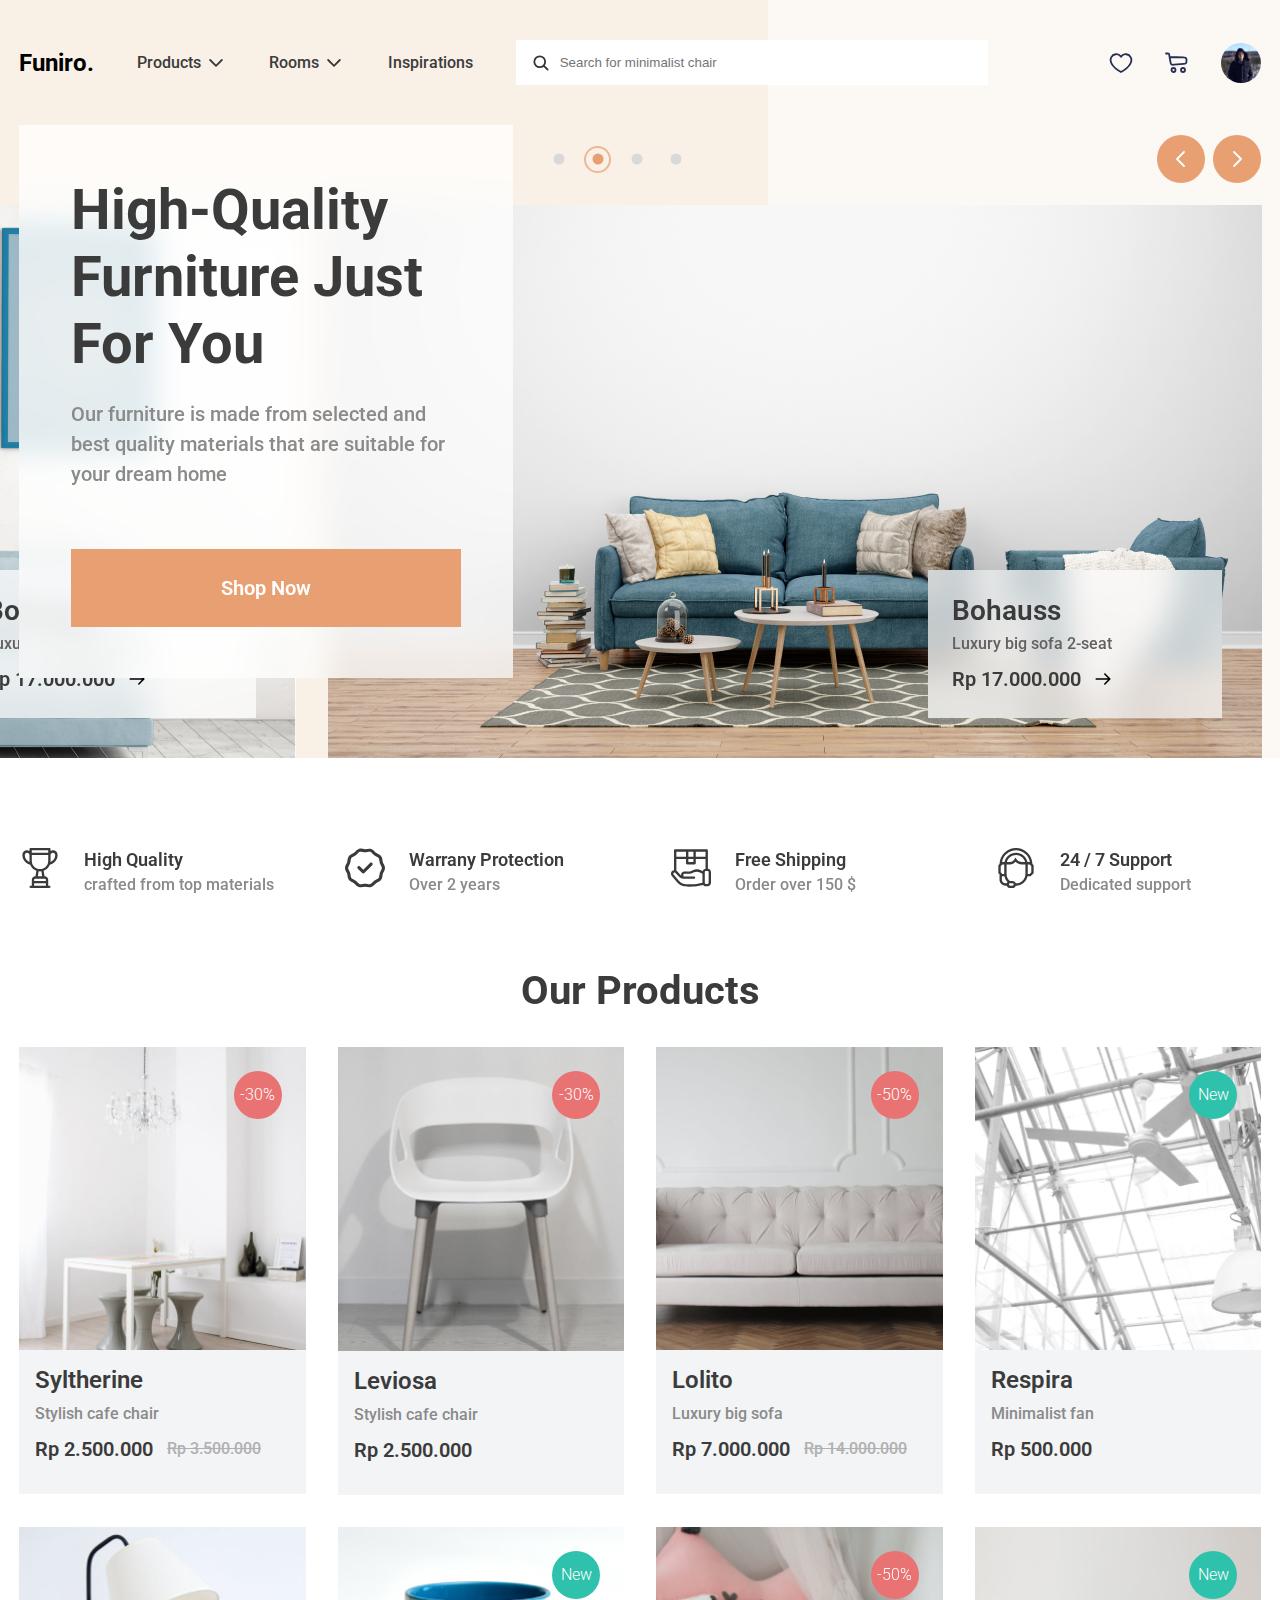
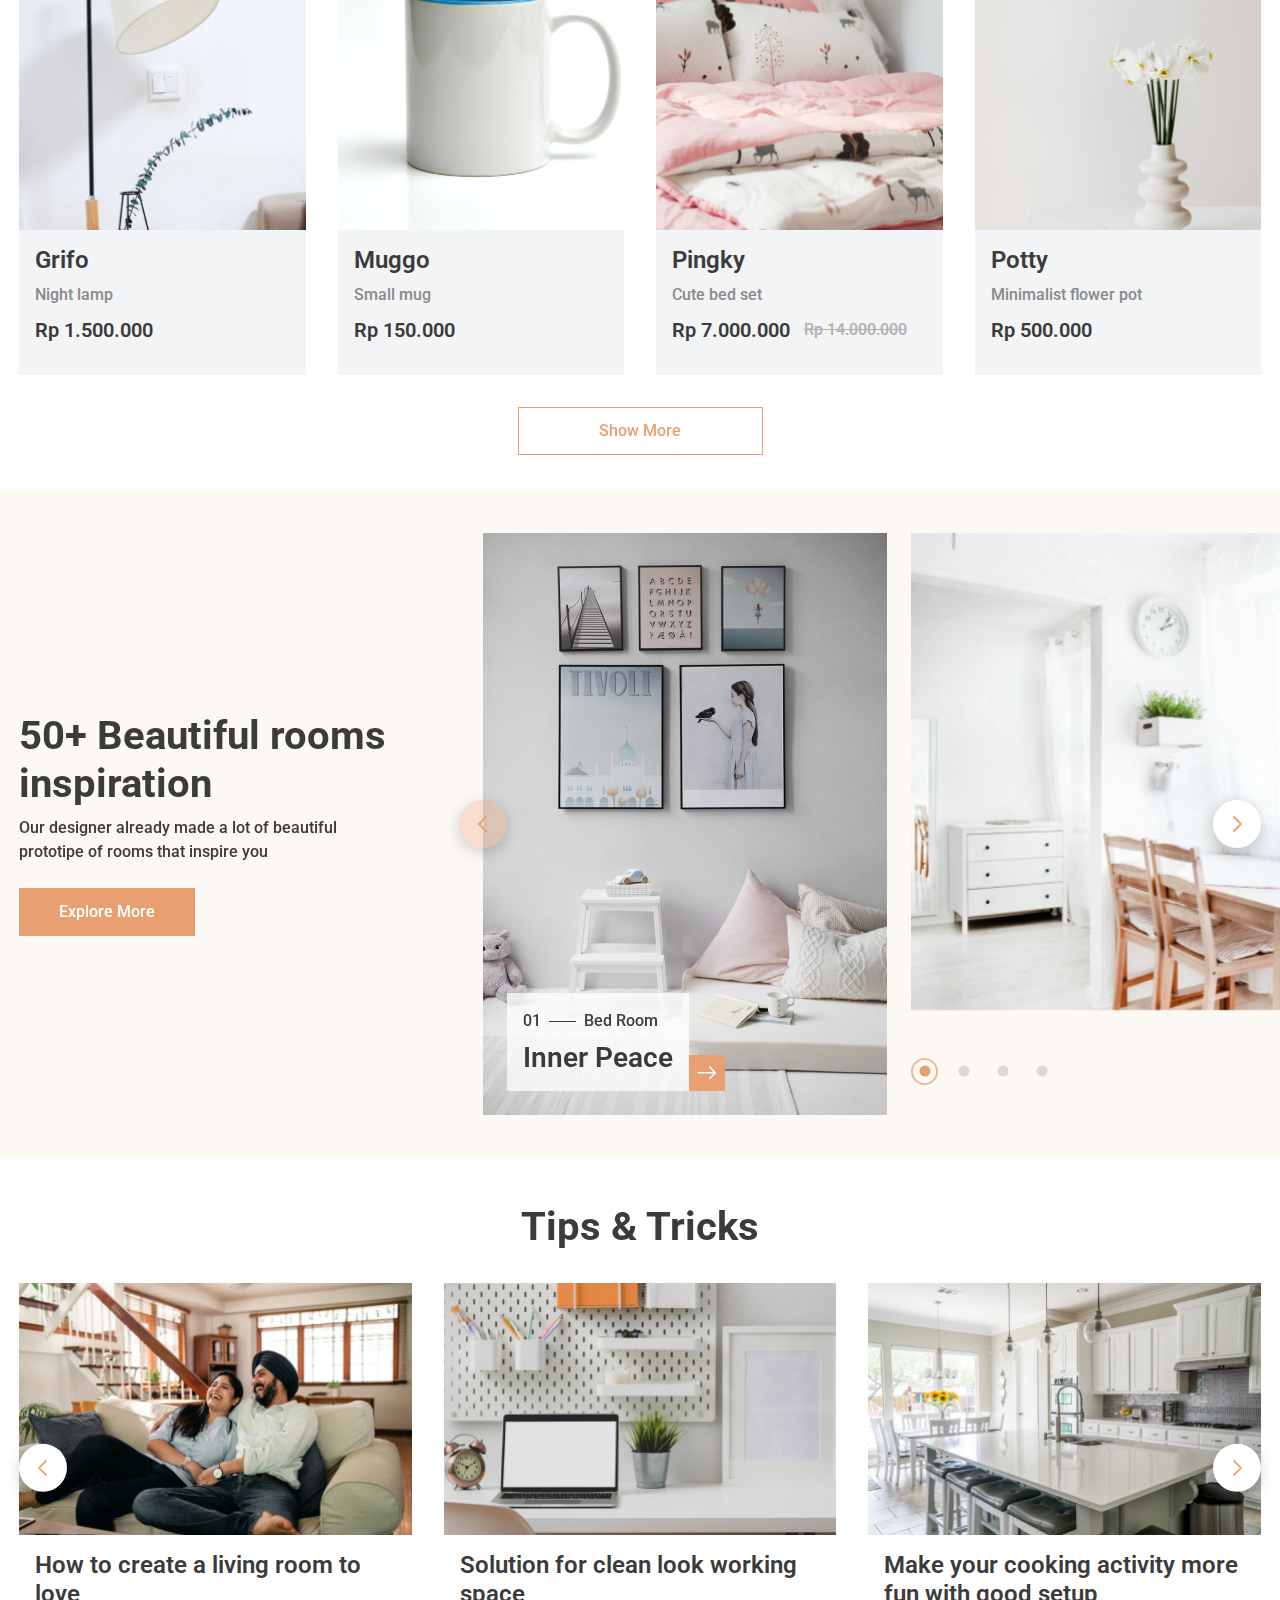
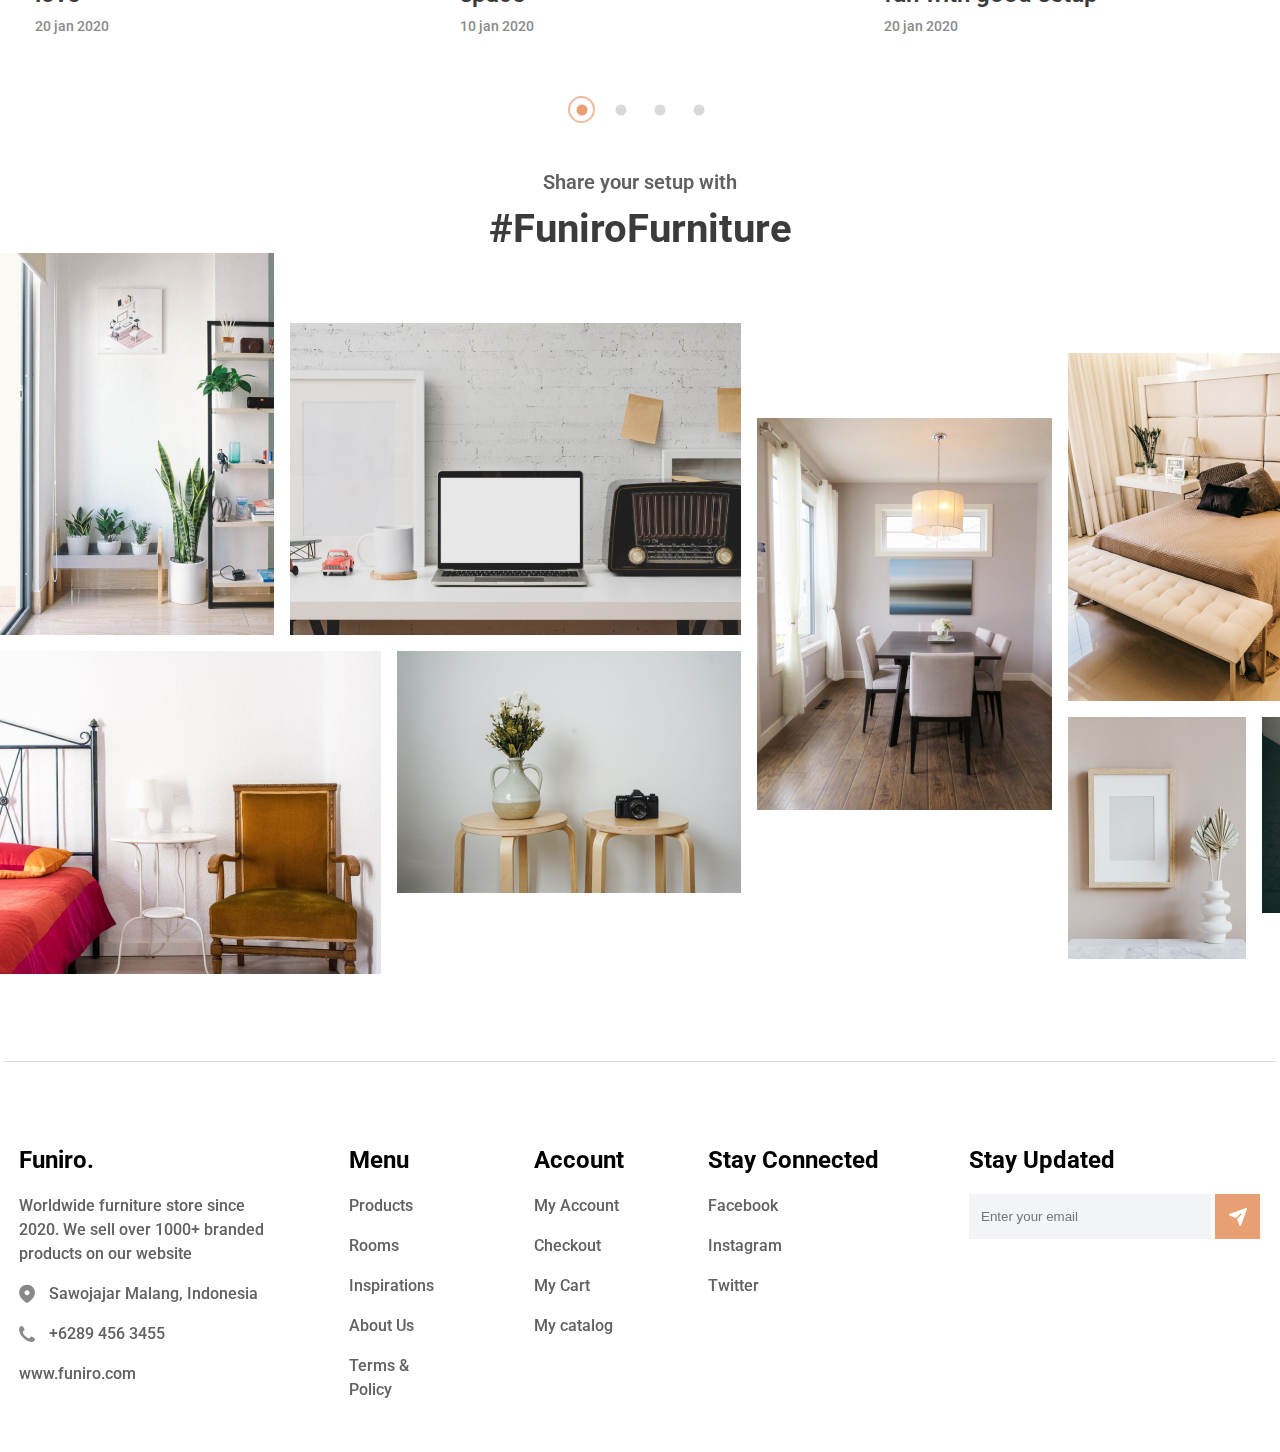
<file: index.html>
<!DOCTYPE html>
<html lang="en">
<head>
	<meta charset="UTF-8">
	<meta http-equiv="X-UA-Compatible" content="IE=edge">
	<meta name="viewport" content="width=device-width, initial-scale=1.0">
	<link rel="stylesheet" href="css/style.min.css">
	<link rel="stylesheet" href="https://cdn.jsdelivr.net/npm/swiper@8/swiper-bundle.min.css" />
	<title>Funiro</title>
</head>

<body>
	<header class="header">
		<div class="header__container container">
			<div class="header__body">
				<a class="header__logo" href="JavaScript:void(0)">Funiro.</a>
				<div class="header__menu">
					<div class="header__icon"><span></span></div>
					<nav class="header__menu-body">
						<ul class="header__menu-list">
							<li class="header__menu-item">
								<a class="header__menu-link" href="JavaScript:void(0)">Products</a>
								<img class="header__menu-icon" src='img/icons/arrow.svg' alt='arrow-icon'>
								<ul class="header__menu-sublist">
									<li class="header__menu-subitem">
										<a class="header__menu-sublink" href="JavaScript:void(0)">Product1</a>
									</li>
									<li class="header__menu-subitem">
										<a class="header__menu-sublink" href="JavaScript:void(0)">Product2</a>
									</li>
									<li class="header__menu-subitem">
										<a class="header__menu-sublink" href="JavaScript:void(0)">Product3</a>
									</li>
									<li class="header__menu-subitem">
										<a class="header__menu-sublink" href="JavaScript:void(0)">Product4</a>
									</li>
								</ul>
							</li>
							<li class="header__menu-item">
								<a class="header__menu-link" href="JavaScript:void(0)">Rooms</a>
								<img class="header__menu-icon" src='img/icons/arrow.svg' alt='arrow-icon'>
								<ul class="header__menu-sublist">
									<li class="header__menu-subitem">
										<a class="header__menu-sublink" href="JavaScript:void(0)">Room1</a>
									</li>
									<li class="header__menu-subitem">
										<a class="header__menu-sublink" href="JavaScript:void(0)">Room2</a>
									</li>
									<li class="header__menu-subitem">
										<a class="header__menu-sublink" href="JavaScript:void(0)">Room3</a>
									</li>
									<li class="header__menu-subitem">
										<a class="header__menu-sublink" href="JavaScript:void(0)">Room4</a>
									</li>
								</ul>
							</li>
							<li class="header__menu-item">
								<a class="header__menu-link" href="JavaScript:void(0)">Inspirations</a>
							</li>
						</ul>
					</nav>
				</div>
				<div class="header__search">
					<input class="header__search-field" type="text" name="search" placeholder="Search for minimalist chair">
				</div>
				<div class="header__account">
					<a class="header__heart-link" href="JavaScript:void(0)">
						<svg class="header__heart-icon" width="24" height="24" viewBox="0 0 24 24" fill="var(--fill, none)"
							xmlns="http://www.w3.org/2000/svg">
							<path
								d="M11.9996 21.0542C-8 10 5.99999 -1.99997 11.9996 5.58809C18 -1.99997 32 10 11.9996 21.0542Z"
								stroke="var(--stroke, hsla(229, 39%, 24%, 1)" stroke-width="1.8" />
						</svg>
					</a>
					<a class="header__purchases-link" href="JavaScript:void(0)">
						<svg class="header__purchases-icon" width="24" height="24" viewBox="0 0 24 24" fill="none"
							xmlns="http://www.w3.org/2000/svg">
							<path
								d="M1 2.5H2.65424C3.13263 2.5 3.37183 2.5 3.56628 2.58674C3.73771 2.66321 3.88415 2.78638 3.98886 2.94217C4.10763 3.11888 4.14862 3.35454 4.23058 3.82585L4.6087 6M4.6087 6L5.49173 11.0774C5.67091 12.1077 5.7605 12.6228 6.02583 12.9939C6.25945 13.3207 6.58606 13.5695 6.96311 13.708C7.39133 13.8654 7.91176 13.815 8.95264 13.7143L18.614 12.7793C19.6298 12.681 20.1378 12.6318 20.5221 12.4033C20.8653 12.1993 21.1395 11.8972 21.3095 11.536C21.5 11.1314 21.5 10.6211 21.5 9.6005V9.6005C21.5 8.51582 21.5 7.97348 21.2922 7.55394C21.1068 7.17971 20.809 6.8729 20.4404 6.67654C20.0272 6.4564 19.4851 6.44036 18.4009 6.40826L4.6087 6Z"
								stroke="#262F56" stroke-width="1.8" stroke-linecap="round" stroke-linejoin="round" />
							<circle cx="8.5" cy="19" r="2" stroke="#262F56" stroke-width="1.8" />
							<circle cx="18" cy="19" r="2" stroke="#262F56" stroke-width="1.8" />
						</svg>
					</a>
					<a class="header__profile-link" href="JavaScript:void(0)">
						<img class="header__profile-icon" src='img/photo.jpg' alt='user-photo'>
					</a>
				</div>
			</div>
		</div>
		<div class="header__shopping-cart cart">
			<form class="cart__form">
				<p class="cart__alert"></p>
				<h3 class="cart__title">Grocery bud</h3>
				<div class="cart__control">
					<input type="text" id="grocery" placeholder="milk" />
					<button class="cart__submit-btn" type="submit">submit</button>
				</div>
			</form>
			<div class="cart__grocery">
				<div class="cart__list list-cart">
					<div class="list-cart__item">
						<p class="list-cart__title">item</p>
						<div class="list-cart__btns">
							<button class="list-cart__edit-btn">
								<img class="list-cart__edit-icon" src="img/icons/trash-can-solid.svg" alt="trash-can">
							</button>
							<button class="list-cart__delete-btn">
								<img class="list-cart__delete-icon" src="img/icons/pen-to-square-solid.svg" alt="edit-icon">
							</button>
						</div>
					</div>
				</div>
				<button class="cart__clear-btn">clear items</button>
			</div>
		</div>
	</header>
	<main class="main">

		<div class="main__hero hero">
			<div class="hero__body-container container">
				<div class="hero__body">
					<div class="hero__window-container">
						<div class="hero__window">
							<h1 class="hero__window-title">High-Quality Furniture Just For You</h1>
							<div class="hero__window-undertitle">Our furniture is made from selected and best quality materials
								that are suitable for your dream home</div>
							<a class="hero__window-link" href="">Shop Now</a>
						</div>
					</div>
					<div class="hero__control">
						<div class="hero__pagination-container pagination-container">
							<div class="hero__pagination pagination">
								<span class="pagination__dot pagination__dot_active"></span>
								<span class="pagination__dot"></span>
								<span class="pagination__dot"></span>
								<span class="pagination__dot"></span>
							</div>
						</div>
						<div class="hero__navigation">
							<button class="hero__navigation-button button-navigation hero__navigation-button_left"
								type="button">
								<svg class="navigation-icon" width="24" height="24" viewBox="0 0 24 24" fill="var(--fill, none)"
									xmlns="http://www.w3.org/2000/svg">
									<path d="M14.9999 5L7.99988 12L14.9999 19" stroke="var(--stroke, none)" stroke-width="1.8"
										stroke-linecap="round" stroke-linejoin="round" />
								</svg>
							</button>
							<button class="hero__navigation-button button-navigation hero__navigation-button_right"
								type="button">
								<svg class="navigation-icon" width="24" height="24" viewBox="0 0 24 24" fill="var(--fill, none)"
									xmlns="http://www.w3.org/2000/svg">
									<path d="M9.00012 5L16.0001 12L9.00012 19" stroke="var(--stroke, none)" stroke-width="1.8"
										stroke-linecap="round" stroke-linejoin="round" />
								</svg>
							</button>
						</div>
					</div>
				</div>
			</div>
			<div class="hero__slider-container swiper">
				<div class="hero__slider swiper-wrapper">
					<div class="hero__slide swiper-slide">
						<img class='hero__image' src='img/hero/couch.jpg' alt='bed'>
						<div class="hero__description">
							<div class="hero__title">Bohauss</div>
							<div class="hero__undertitle">Luxury big sofa 2-seat</div>
							<div class="hero__price">
								<span class="hero__rate">Rp 17.000.000</span>
								<a class="hero__arrow" href="">
									<img class='hero__icon' src='img/icons/arrow-right.svg' alt='arrow-icon'>
								</a>
							</div>
						</div>
					</div>
					<div class="hero__slide swiper-slide">
						<img class='hero__image' src='img/hero/bohauss.jpg' alt='bed'>
						<div class="hero__description">
							<div class="hero__title">Bohauss</div>
							<div class="hero__undertitle">Luxury big sofa 2-seat</div>
							<div class="hero__price">
								<span class="hero__rate">Rp 17.000.000</span>
								<a class="hero__arrow" href="">
									<img class='hero__icon' src='img/icons/arrow-right.svg' alt='arrow-icon'>
								</a>
							</div>
						</div>
					</div>
					<div class="hero__slide swiper-slide">
						<img class='hero__image' src='img/hero/bed.jpg' alt='bed'>
						<div class="hero__description">
							<div class="hero__title">Bohauss</div>
							<div class="hero__undertitle">Luxury big sofa 2-seat</div>
							<div class="hero__price">
								<span class="hero__rate">Rp 17.000.000</span>
								<a class="hero__arrow" href="">
									<img class='hero__icon' src='img/icons/arrow-right.svg' alt='arrow-icon'>
								</a>
							</div>
						</div>
					</div>
					<div class="hero__slide swiper-slide">
						<img class='hero__image' src='img/hero/bed.jpg' alt='bed'>
						<div class="hero__description">
							<div class="hero__title">Bohauss</div>
							<div class="hero__undertitle">Luxury big sofa 2-seat</div>
							<div class="hero__price">
								<span class="hero__rate">Rp 17.000.000</span>
								<a class="hero__arrow" href="">
									<img class='hero__icon' src='img/icons/arrow-right.svg' alt='arrow-icon'>
								</a>
							</div>
						</div>
					</div>
					<div class="hero__slide swiper-slide">
						<img class='hero__image' src='img/hero/couch.jpg' alt='bed'>
						<div class="hero__description">
							<div class="hero__title">Bohauss</div>
							<div class="hero__undertitle">Luxury big sofa 2-seat</div>
							<div class="hero__price">
								<span class="hero__rate">Rp 17.000.000</span>
								<a class="hero__arrow" href="">
									<img class='hero__icon' src='img/icons/arrow-right.svg' alt='arrow-icon'>
								</a>
							</div>
						</div>
					</div>
					<div class="hero__slide swiper-slide">
						<img class='hero__image' src='img/hero/bohauss.jpg' alt='bed'>
						<div class="hero__description">
							<div class="hero__title">Bohauss</div>
							<div class="hero__undertitle">Luxury big sofa 2-seat</div>
							<div class="hero__price">
								<span class="hero__rate">Rp 17.000.000</span>
								<a class="hero__arrow" href="">
									<img class='hero__icon' src='img/icons/arrow-right.svg' alt='arrow-icon'>
								</a>
							</div>
						</div>
					</div>
					<div class="hero__slide swiper-slide">
						<img class='hero__image' src='img/hero/bed.jpg' alt='bed'>
						<div class="hero__description">
							<div class="hero__title">Bohauss</div>
							<div class="hero__undertitle">Luxury big sofa 2-seat</div>
							<div class="hero__price">
								<span class="hero__rate">Rp 17.000.000</span>
								<a class="hero__arrow" href="">
									<img class='hero__icon' src='img/icons/arrow-right.svg' alt='arrow-icon'>
								</a>
							</div>
						</div>
					</div>
					<div class="hero__slide swiper-slide">
						<img class='hero__image' src='img/hero/bed.jpg' alt='bed'>
						<div class="hero__description">
							<div class="hero__title">Bohauss</div>
							<div class="hero__undertitle">Luxury big sofa 2-seat</div>
							<div class="hero__price">
								<span class="hero__rate">Rp 17.000.000</span>
								<a class="hero__arrow" href="">
									<img class='hero__icon' src='img/icons/arrow-right.svg' alt='arrow-icon'>
								</a>
							</div>
						</div>
					</div>
				</div>
			</div>
		</div>

		<div class="main__advantages advantages">
			<div class="advantages__container container">
				<div class="advantages__body">
					<div class="advantages__item advantages__item_quality">
						<div class="advantages__logo">
							<svg class="advantages__trophy-icon" width="40" height="40" viewBox="0 0 40 40" fill="none"
								xmlns="http://www.w3.org/2000/svg">
								<path
									d="M32.903 2.34375C32.0495 2.34375 31.2494 2.57414 30.5593 2.97437V1.17188C30.5593 0.524687 30.0346 0 29.3874 0H10.6374C9.99016 0 9.46547 0.524687 9.46547 1.17188V2.98867C8.76992 2.57953 7.96063 2.34375 7.09695 2.34375C4.51227 2.34375 2.40945 4.44656 2.40945 7.03125C2.40945 9.00273 2.99367 10.9077 4.09891 12.5402C5.98047 15.3193 8.3007 16.0405 10.2206 16.8084C11.3277 19.5653 13.5663 21.7502 16.3589 22.7846L15.4948 28.2812H15.3249C13.3864 28.2812 11.8093 29.8584 11.8093 31.7969V37.6562H10.6374C9.99023 37.6562 9.46555 38.1809 9.46555 38.8281C9.46555 39.4753 9.99023 40 10.6374 40H29.3874C30.0346 40 30.5593 39.4753 30.5593 38.8281C30.5593 38.1809 30.0346 37.6562 29.3874 37.6562H28.2155V31.7969C28.2155 29.8584 26.6384 28.2812 24.6999 28.2812H24.5301L23.666 22.7847C26.4627 21.7487 28.7038 19.5591 29.8092 16.7966C31.6229 16.0711 34.0003 15.3478 35.9012 12.5402C37.0064 10.9077 37.5906 9.00266 37.5906 7.03125C37.5905 4.44656 35.4877 2.34375 32.903 2.34375ZM9.4568 13.9787C6.59945 12.8357 4.7532 10.1087 4.7532 7.03125C4.7532 5.73891 5.80461 4.6875 7.09695 4.6875C8.3893 4.6875 9.4407 5.73891 9.4407 7.03125C9.4407 7.11367 9.44938 7.19398 9.46555 7.27156V12.8906C9.46555 13.2673 9.48578 13.6392 9.52453 14.0058L9.4568 13.9787ZM25.8718 37.6562H14.153V35.3125H25.8718V37.6562ZM24.6999 30.625C25.3461 30.625 25.8718 31.1507 25.8718 31.7969V32.9688H14.153V31.7969C14.153 31.1507 14.6788 30.625 15.3249 30.625C15.9607 30.625 23.2089 30.625 24.6999 30.625ZM17.8673 28.2812L18.6427 23.3487C19.0912 23.4071 19.5483 23.4375 20.0124 23.4375C20.4766 23.4375 20.9337 23.407 21.3821 23.3487L22.1576 28.2812H17.8673ZM28.2155 12.8906C28.2155 17.4138 24.5356 21.0938 20.0124 21.0938C15.4892 21.0938 11.8093 17.4138 11.8093 12.8906V7.03125H28.2155V12.8906ZM28.2155 4.6875H11.8093V2.34375H28.2155V4.6875ZM30.5431 13.9787L30.5015 13.9953C30.5395 13.6322 30.5592 13.2637 30.5592 12.8906V7.03125C30.5593 5.73891 31.6107 4.6875 32.903 4.6875C34.1954 4.6875 35.2468 5.73891 35.2468 7.03125C35.2468 10.1087 33.4005 12.8358 30.5431 13.9787Z"
									fill="#3A3A3A" />
							</svg>
						</div>
						<div class="advantages__text">
							<div class="advantages__title">
								High Quality
							</div>
							<div class="advantages__undertitle">
								crafted from top materials
							</div>
						</div>
					</div>
					<div class="advantages__item advantages__item_warrany">
						<div class="advantages__logo">
							<svg class="advantages__guarantee-icon" width="40" height="40" viewBox="0 0 40 40" fill="none"
								xmlns="http://www.w3.org/2000/svg">
								<g clip-path="url(#clip0_27_489)">
									<path
										d="M37.8573 14.1741C37.3295 12.5397 37.5545 10.0864 36.1827 8.19207C34.8 6.28286 32.3952 5.7402 31.0373 4.74707C29.6938 3.76442 28.4438 1.62606 26.1837 0.888559C23.9873 0.17184 21.7414 1.14442 20 1.14442C18.2588 1.14442 16.013 0.171606 13.8163 0.888481C11.5566 1.62582 10.3056 3.76465 8.96289 4.74684C7.60648 5.73879 5.19992 6.28293 3.8175 8.19184C2.4468 10.0846 2.66953 12.5436 2.14266 14.174C1.64125 15.7258 0 17.5882 0 20.0001C0 22.4135 1.63938 24.2687 2.14266 25.8261C2.67047 27.4605 2.44547 29.9139 3.81734 31.8082C5.19992 33.7175 7.60461 34.26 8.96266 35.2532C10.306 36.2357 11.5562 38.3743 13.8163 39.1117C16.0112 39.8279 18.2606 38.8558 20 38.8558C21.737 38.8558 23.9916 39.8269 26.1837 39.1118C28.4434 38.3744 29.6937 36.2361 31.0371 35.2534C32.3935 34.2614 34.8001 33.7173 36.1825 31.8084C37.5533 29.9156 37.3304 27.4568 37.8573 25.8262C38.3587 24.2743 40 22.4119 40 20.0001C40 17.5869 38.361 15.7322 37.8573 14.1741ZM34.8838 24.8653C34.2686 26.7696 34.4298 28.9007 33.6516 29.9753C32.863 31.0641 30.7913 31.5614 29.1926 32.7308C27.6114 33.8871 26.5032 35.7202 25.2143 36.1407C23.9949 36.5387 22.0077 35.7307 20.0001 35.7307C17.9777 35.7307 16.011 36.5404 14.7858 36.1407C13.497 35.7202 12.3904 33.8884 10.8075 32.7307C9.21828 31.5685 7.13469 31.0609 6.34836 29.9751C5.57273 28.9042 5.72781 26.7582 5.11633 24.8654C4.51695 23.0107 3.125 21.4049 3.125 20.0001C3.125 18.594 4.5157 16.9936 5.11617 15.135C5.73141 13.2307 5.57023 11.0994 6.34836 10.025C7.13648 8.93684 9.20984 8.43786 10.8075 7.26942C12.3937 6.10934 13.4949 4.28067 14.7856 3.8595C16.004 3.462 17.9977 4.26957 19.9999 4.26957C22.0259 4.26957 23.9877 3.45926 25.2142 3.8595C26.5028 4.27997 27.6104 6.11247 29.1926 7.2695C30.7816 8.43176 32.8653 8.93934 33.6516 10.025C34.4274 11.0962 34.2715 13.24 34.8837 15.1348V15.1349C35.483 16.9895 36.875 18.5954 36.875 20.0001C36.875 21.4063 35.4843 23.0066 34.8838 24.8653ZM27.1987 14.9849C27.8089 15.5951 27.8089 16.5844 27.1987 17.1946L19.3779 25.0154C18.7677 25.6256 17.7783 25.6255 17.1681 25.0154L12.8014 20.6486C12.1912 20.0384 12.1911 19.0491 12.8013 18.4389C13.4116 17.8288 14.401 17.8287 15.011 18.4389L18.273 21.7008L24.9888 14.985C25.5991 14.3747 26.5884 14.3747 27.1987 14.9849Z"
										fill="#3A3A3A" />
								</g>
								<defs>
									<clipPath id="clip0_27_489">
										<rect width="40" height="40" fill="white" />
									</clipPath>
								</defs>
							</svg>
						</div>
						<div class="advantages__text">
							<div class="advantages__title">
								Warrany Protection
							</div>
							<div class="advantages__undertitle">
								Over 2 years
							</div>
						</div>
					</div>
					<div class="advantages__item advantages__item_shipping">
						<div class="advantages__logo">
							<svg class="advantages__shipping-icon" width="40" height="40" viewBox="0 0 40 40" fill="none"
								xmlns="http://www.w3.org/2000/svg">
								<g clip-path="url(#clip0_27_487)">
									<path
										d="M36.8986 20.7346V2.5198C36.8986 1.86997 36.3718 1.34314 35.722 1.34314H4.19674C3.54691 1.34314 3.02008 1.86997 3.02008 2.5198V22.1867C2.45246 22.2694 1.89755 22.4898 1.40664 22.8542C-0.140899 23.9516 -0.506918 26.4073 0.789368 27.9218L6.08928 34.347C9.36996 38.1866 12.855 38.657 18.0359 38.657C22.4819 38.657 24.4696 38.6766 28.3443 37.7937L32.1173 36.8913C32.7291 37.7456 33.7003 38.299 34.7922 38.299H36.6508C38.4975 38.299 40 36.7163 40 34.7708V24.2523C40.0001 22.3947 38.63 20.8688 36.8986 20.7346ZM31.6098 23.1551L30.042 22.3588C27.4642 21.0577 24.4839 21.0095 21.8655 22.2269C21.1511 22.5079 19.5929 23.4506 18.7847 23.4191H13.3445C11.54 23.4191 10.0718 24.8872 10.0718 26.6918V27.5499C10.0617 27.5392 10.0511 27.5291 10.0411 27.5182L6.15619 23.3013C5.9211 23.0462 5.65697 22.8326 5.37348 22.6613V10.9874H15.0027V15.3007C15.0027 15.9505 15.5295 16.4773 16.1794 16.4773H23.6042C24.254 16.4773 24.7808 15.9505 24.7808 15.3007V10.9874H34.5454V20.7346C33.1706 20.8408 32.0242 21.8243 31.6098 23.1551ZM17.356 10.9874H22.4274V14.124H17.356V10.9874ZM34.5453 8.63404H24.7808V3.69646H34.5454V8.63404H34.5453ZM22.4275 3.69646V8.63412H17.356V3.69646H22.4275ZM15.0026 3.69646V8.63412H5.3734V3.69646H15.0026ZM27.7982 35.5046C24.2188 36.3244 22.0631 36.2912 18.0781 36.2912C13.2146 36.2912 10.8646 36.2126 7.90479 32.8494L2.60488 26.4243C1.683 25.2238 3.35276 23.8067 4.4254 24.8957L8.31034 29.1127C9.3371 30.1961 10.6291 30.7923 12.2216 30.8274H22.9926C23.6425 30.8274 24.1693 30.3006 24.1693 29.6507C24.1693 29.0009 23.6425 28.4741 22.9926 28.4741H12.425V26.6916C12.425 26.1847 12.8374 25.7722 13.3444 25.7722H18.7847C20.0103 25.86 21.7793 24.8366 22.8575 24.3607C24.8186 23.4489 27.0508 23.485 28.9789 24.4581L31.4432 25.7098V34.6326L27.7982 35.5046ZM37.6467 34.7707C37.6467 35.4186 37.2 35.9456 36.6509 35.9456H34.7922C34.2431 35.9456 33.7965 35.4186 33.7965 34.7707V24.2523C33.7965 23.6044 34.2432 23.0773 34.7922 23.0773H36.6509C37.2 23.0773 37.6467 23.6044 37.6467 24.2523V34.7707Z"
										fill="#3A3A3A" />
								</g>
								<defs>
									<clipPath id="clip0_27_487">
										<rect width="40" height="40" fill="white" />
									</clipPath>
								</defs>
							</svg>
						</div>
						<div class="advantages__text">
							<div class="advantages__title">
								Free Shipping
							</div>
							<div class="advantages__undertitle">
								Order over 150 $
							</div>
						</div>
					</div>
					<div class="advantages__item advantages__item_support">
						<div class="advantages__logo">
							<svg class="advantages__support-icon" width="40" height="40" viewBox="0 0 40 40" fill="none"
								xmlns="http://www.w3.org/2000/svg">
								<g clip-path="url(#clip0_27_492)">
									<path
										d="M36.4624 15.9752C36.1995 7.12165 28.9161 0 20 0C11.0838 0 3.80043 7.12165 3.53745 15.9752L2.35291 17.1598V25.1932L3.52938 26.3696V31.8431C3.52938 35.0435 6.13298 37.6471 9.3333 37.6471H10.7906C11.2762 39.0164 12.5839 40 14.1176 40H16.4706C18.0053 40 19.3137 39.015 19.7986 37.6442C19.8658 37.6454 19.9331 37.6471 20 37.6471C25.6814 37.6471 30.4351 33.5987 31.5281 28.2353H34.6049L37.647 25.1932V17.1598L36.4624 15.9752ZM20 2.35294C26.9828 2.35294 32.7969 7.44933 33.9204 14.1176H31.5281C30.4351 8.7542 25.6814 4.70588 20 4.70588C14.3186 4.70588 9.56483 8.7542 8.47181 14.1176H6.07949C7.20302 7.44933 13.0171 2.35294 20 2.35294ZM29.1139 14.1176C25.3109 14.1063 22.6246 14.3379 20.4098 11.1004L19.3344 9.52839L18.4102 11.1938C17.0635 13.6204 15.2499 14.1176 12.9411 14.1176H10.886C11.9335 10.0629 15.6225 7.05882 20 7.05882C24.3775 7.05882 28.0665 10.0629 29.1139 14.1176ZM8.23526 25.8824H6.36961L4.70585 24.2186V18.1344L6.36961 16.4706H8.23526V25.8824ZM5.88232 31.8431V28.2353H8.46953C8.91244 30.4294 9.97212 32.4435 11.542 34.0611C11.2129 34.4127 10.9548 34.8311 10.7906 35.2941H9.3333C7.4304 35.2941 5.88232 33.746 5.88232 31.8431ZM16.4706 37.6471H14.1176C13.4688 37.6471 12.9411 37.1194 12.9411 36.4706C12.9411 35.8219 13.4688 35.2941 14.1176 35.2941H16.4706C17.1193 35.2941 17.647 35.8219 17.647 36.4706C17.647 37.1194 17.1193 37.6471 16.4706 37.6471ZM29.4117 25.8824C29.4117 31.072 25.1896 35.2941 20 35.2941C19.9325 35.2941 19.8645 35.2928 19.7966 35.2912C19.3102 33.9234 18.0032 32.9412 16.4706 32.9412C14.0549 32.9465 14.0934 32.9291 13.7923 32.9568C11.7498 31.1665 10.5882 28.6166 10.5882 25.8824V16.4706H12.9411C15.0233 16.4706 17.5589 16.1273 19.5218 13.7384C22.1116 16.4524 25.2764 16.4706 28.1175 16.4706H29.4117V25.8824ZM35.2941 24.2186L33.6303 25.8824H31.7647V16.4706H33.6303L35.2941 18.1344V24.2186Z"
										fill="#3A3A3A" />
								</g>
								<defs>
									<clipPath id="clip0_27_492">
										<rect width="40" height="40" fill="white" />
									</clipPath>
								</defs>
							</svg>
						</div>
						<div class="advantages__text">
							<div class="advantages__title advantages__title_support">
								24 / 7 Support
							</div>
							<div class="advantages__undertitle">
								Dedicated support
							</div>
						</div>
					</div>
				</div>
			</div>
		</div>

		<div class="main__products products">
			<div class="products__container container">
				<h2 class="products__title title">
					Our Products
				</h2>
				<div class="products__body">
					<div class="products__card">
						<div class="products__image-container">
							<img class='products__image' src='img/products/Syltherine.jpg' alt='Syltherine'>
						</div>
						<div class="products__description">
							<div class="products__description-title">Syltherine</div>
							<div class="products__description-undertitle">Stylish cafe chair</div>
							<div class="products__price">
								<span class="products__price-rate">Rp 2.500.000</span>
								<span class="products__old-price-rate" href="">Rp 3.500.000</span>
							</div>
						</div>
						<div class="product__label">-30%</div>
						<div class="products__popup">
							<div class="products__popup-body">
								<button class="products__popup-button">
									Add to cart
								</button>
								<div class="products__interaction">
									<div class="products__share">
										<a class="products__share-link" href="">
											<svg class="products__share-icon">
												<use xlink:href="img/icons/SPRITE.svg#share"></use>
											</svg>
										</a>
										<a href="" class="products__share-text">
											Share
										</a>
									</div>
									<div class="products__like">
										<a class="products__like-link" href="">
											<svg class="products__like-icon">
												<use xlink:href="img/icons/SPRITE.svg#Heart"></use>
											</svg>
										</a>
										<a href="" class="products__like-text">
											Like
										</a>
									</div>
								</div>
							</div>
						</div>
					</div>
					<div class="products__card">
						<div class="products__image-container">
							<img class='products__image' src='img/products/Leviosa.jpg' alt='Leviosa'>
						</div>
						<div class="products__description description">
							<div class="products__description-title">Leviosa</div>
							<div class="products__description-undertitle">Stylish cafe chair</div>
							<div class="products__price">
								<span class="products__price-rate">Rp 2.500.000</span>
								<span class="products__old-price-rate" href=""></span>
							</div>
						</div>
						<div class="product__label">-30%</div>
						<div class="products__popup">
							<div class="products__popup-body">
								<button class="products__popup-button">
									Add to cart
								</button>
								<div class="products__interaction">
									<div class="products__share">
										<a class="products__share-link" href="">
											<svg class="products__share-icon">
												<use xlink:href="img/icons/SPRITE.svg#share"></use>
											</svg>
										</a>
										<a href="" class="products__share-text">
											Share
										</a>
									</div>
									<div class="products__like">
										<a class="products__like-link" href="">
											<svg class="products__like-icon">
												<use xlink:href="img/icons/SPRITE.svg#Heart"></use>
											</svg>
										</a>
										<a href="" class="products__like-text">
											Like
										</a>
									</div>
								</div>
							</div>
						</div>
					</div>
					<div class="products__card">
						<div class="products__image-container">
							<img class='products__image' src='img/products/Lolito.jpg' alt='Lolito'>
						</div>
						<div class="products__description description">
							<div class="products__description-title">Lolito</div>
							<div class="products__description-undertitle">Luxury big sofa</div>
							<div class="products__price">
								<span class="products__price-rate">Rp 7.000.000</span>
								<span class="products__old-price-rate" href="">Rp 14.000.000</span>
							</div>
						</div>
						<div class="product__label">-50%</div>
						<div class="products__popup">
							<div class="products__popup-body">
								<button class="products__popup-button">
									Add to cart
								</button>
								<div class="products__interaction">
									<div class="products__share">
										<a class="products__share-link" href="">
											<svg class="products__share-icon">
												<use xlink:href="img/icons/SPRITE.svg#share"></use>
											</svg>
										</a>
										<a href="" class="products__share-text">
											Share
										</a>
									</div>
									<div class="products__like">
										<a class="products__like-link" href="">
											<svg class="products__like-icon">
												<use xlink:href="img/icons/SPRITE.svg#Heart"></use>
											</svg>
										</a>
										<a href="" class="products__like-text">
											Like
										</a>
									</div>
								</div>
							</div>
						</div>
					</div>
					<div class="products__card">
						<div class="products__image-container">
							<img class='products__image' src='img/products/Respira.jpg' alt='Respira'>
						</div>
						<div class="products__description description">
							<div class="products__description-title">Respira</div>
							<div class="products__description-undertitle">Minimalist fan</div>
							<div class="products__price">
								<span class="products__price-rate">Rp 500.000</span>
								<span class="products__old-price-rate" href=""></span>
							</div>
						</div>
						<div class="product__label product__label_new">New</div>
						<div class="products__popup">
							<div class="products__popup-body">
								<button class="products__popup-button">
									Add to cart
								</button>
								<div class="products__interaction">
									<div class="products__share">
										<a class="products__share-link" href="">
											<svg class="products__share-icon">
												<use xlink:href="img/icons/SPRITE.svg#share"></use>
											</svg>
										</a>
										<a href="" class="products__share-text">
											Share
										</a>
									</div>
									<div class="products__like">
										<a class="products__like-link" href="">
											<svg class="products__like-icon">
												<use xlink:href="img/icons/SPRITE.svg#Heart"></use>
											</svg>
										</a>
										<a href="" class="products__like-text">
											Like
										</a>
									</div>
								</div>
							</div>
						</div>
					</div>
					<div class="products__card">
						<div class="products__image-container">
							<img class='products__image' src='img/products/Grifo.jpg' alt='Grifo'>
						</div>
						<div class="products__description description">
							<div class="products__description-title">Grifo</div>
							<div class="products__description-undertitle">Night lamp</div>
							<div class="products__price">
								<span class="products__price-rate">Rp 1.500.000</span>
								<span class="products__old-price-rate" href=""></span>
							</div>
						</div>
						<div class="products__popup">
							<div class="products__popup-body">
								<button class="products__popup-button">
									Add to cart
								</button>
								<div class="products__interaction">
									<div class="products__share">
										<a class="products__share-link" href="">
											<svg class="products__share-icon">
												<use xlink:href="img/icons/SPRITE.svg#share"></use>
											</svg>
										</a>
										<a href="" class="products__share-text">
											Share
										</a>
									</div>
									<div class="products__like">
										<a class="products__like-link" href="">
											<svg class="products__like-icon">
												<use xlink:href="img/icons/SPRITE.svg#Heart"></use>
											</svg>
										</a>
										<a href="" class="products__like-text">
											Like
										</a>
									</div>
								</div>
							</div>
						</div>
					</div>
					<div class="products__card">
						<div class="products__image-container">
							<img class='products__image' src='img/products/Muggo.jpg' alt='Muggo'>
						</div>
						<div class="products__description">
							<div class="products__description-title">Muggo</div>
							<div class="products__description-undertitle">Small mug</div>
							<div class="products__price">
								<span class="products__price-rate">Rp 150.000</span>
								<span class="products__old-price-rate" href=""></span>
							</div>
						</div>
						<div class="product__label product__label_new">New</div>
						<div class="products__popup">
							<div class="products__popup-body">
								<button class="products__popup-button">
									Add to cart
								</button>
								<div class="products__interaction">
									<div class="products__share">
										<a class="products__share-link" href="">
											<svg class="products__share-icon">
												<use xlink:href="img/icons/SPRITE.svg#share"></use>
											</svg>
										</a>
										<a href="" class="products__share-text">
											Share
										</a>
									</div>
									<div class="products__like">
										<a class="products__like-link" href="">
											<svg class="products__like-icon">
												<use xlink:href="img/icons/SPRITE.svg#Heart"></use>
											</svg>
										</a>
										<a href="" class="products__like-text">
											Like
										</a>
									</div>
								</div>
							</div>
						</div>
					</div>
					<div class="products__card">
						<div class="products__image-container">
							<img class='products__image' src='img/products/Pingky.jpg' alt='Pingky'>
						</div>
						<div class="products__description">
							<div class="products__description-title">Pingky</div>
							<div class="products__description-undertitle">Cute bed set</div>
							<div class="products__price">
								<span class="products__price-rate">Rp 7.000.000</span>
								<span class="products__old-price-rate" href="">Rp 14.000.000</span>
							</div>
						</div>
						<div class="product__label">-50%</div>
						<div class="products__popup">
							<div class="products__popup-body">
								<button class="products__popup-button">
									Add to cart
								</button>
								<div class="products__interaction">
									<div class="products__share">
										<a class="products__share-link" href="">
											<svg class="products__share-icon">
												<use xlink:href="img/icons/SPRITE.svg#share"></use>
											</svg>
										</a>
										<a href="" class="products__share-text">
											Share
										</a>
									</div>
									<div class="products__like">
										<a class="products__like-link" href="">
											<svg class="products__like-icon">
												<use xlink:href="img/icons/SPRITE.svg#Heart"></use>
											</svg>
										</a>
										<a href="" class="products__like-text">
											Like
										</a>
									</div>
								</div>
							</div>
						</div>
					</div>
					<div class="products__card">
						<div class="products__image-container">
							<img class='products__image' src='img/products/Potty.jpg' alt='Potty'>
						</div>
						<div class="products__description">
							<div class="products__description-title">Potty</div>
							<div class="products__description-undertitle">Minimalist flower pot</div>
							<div class="products__price">
								<span class="products__price-rate">Rp 500.000</span>
								<span class="products__old-price-rate" href=""></span>
							</div>
						</div>
						<div class="product__label product__label_new">New</div>
						<div class="products__popup">
							<div class="products__popup-body">
								<button class="products__popup-button">
									Add to cart
								</button>
								<div class="products__interaction">
									<div class="products__share">
										<a class="products__share-link" href="">
											<svg class="products__share-icon">
												<use xlink:href="img/icons/SPRITE.svg#share"></use>
											</svg>
										</a>
										<a href="" class="products__share-text">
											Share
										</a>
									</div>
									<div class="products__like">
										<a class="products__like-link" href="">
											<svg class="products__like-icon">
												<use xlink:href="img/icons/SPRITE.svg#Heart"></use>
											</svg>
										</a>
										<a href="" class="products__like-text">
											Like
										</a>
									</div>
								</div>
							</div>
						</div>
					</div>
				</div>
				<a class="products__button" href="">
					Show More
				</a>
			</div>
		</div>

		<div class="main__rooms rooms">
			<div class="rooms__container container">
				<div class="rooms__body">
					<div class="rooms__info-container">
						<div class="room__info">
							<h2 class="rooms__title title">50+ Beautiful rooms inspiration</h2>
							<div class="rooms__undertitle">Our designer already made a lot of beautiful prototipe of rooms that
								inspire you</div>
							<a class="rooms__button" href="">Explore More</a>
						</div>
					</div>
					<div class="rooms__slider-container">
						<div class="rooms__slider swiper">
							<div class="rooms__slider-body swiper-wrapper">
								<div class="rooms__slide slide-rooms swiper-slide">
									<img class='slide-rooms__image' src='img/rooms/bedroom.jpg' alt='bedroom-image'>
									<a href="#" class="slide-rooms__info">
										<div class="slide-rooms__undertitle">
											<div class="slide-rooms__num">01</div>
											<div class="slide-rooms__dash"></div>
											<div class="slide-rooms__room">Bed Room</div>
										</div>
										<div class="slide-rooms__title">Inner Peace</div>
										<div class="slide-rooms__arrow">
											<svg class="slide-rooms__icon">
												<use xlink:href="img/icons/SPRITE.svg#Right-arrow-rooms"></use>
											</svg>
										</div>
									</a>
								</div>
								<div class="rooms__slide slide-rooms swiper-slide">
									<img class='slide-rooms__image' src='img/rooms/kitchen.jpg' alt='bedroom-image'>
									<a href="#" class="slide-rooms__info">
										<div class="slide-rooms__undertitle">
											<div class="slide-rooms__num">02</div>
											<div class="slide-rooms__dash"></div>
											<div class="slide-rooms__room">Kitchen</div>
										</div>
										<div class="slide-rooms__title">Inner Peace</div>
										<div class="slide-rooms__arrow">
											<svg class="slide-rooms__icon">
												<use xlink:href="img/icons/SPRITE.svg#Right-arrow-rooms"></use>
											</svg>
										</div>
									</a>
								</div>
								<div class="rooms__slide slide-rooms swiper-slide">
									<img class='slide-rooms__image' src='img/rooms/hall.jpg' alt='bedroom-image'>
									<a href="#" class="slide-rooms__info">
										<div class="slide-rooms__undertitle">
											<div class="slide-rooms__num">03</div>
											<div class="slide-rooms__dash"></div>
											<div class="slide-rooms__room">Hall</div>
										</div>
										<div class="slide-rooms__title">Inner Peace</div>
										<div class="slide-rooms__arrow">
											<svg class="slide-rooms__icon">
												<use xlink:href="img/icons/SPRITE.svg#Right-arrow-rooms"></use>
											</svg>
										</div>
									</a>
								</div>
								<div class="rooms__slide slide-rooms swiper-slide">
									<img class='slide-rooms__image' src='img/rooms/bedroom.jpg' alt='bedroom-image'>
									<a href="#" class="slide-rooms__info">
										<div class="slide-rooms__undertitle">
											<div class="slide-rooms__num">01</div>
											<div class="slide-rooms__dash"></div>
											<div class="slide-rooms__room">Bed Room</div>
										</div>
										<div class="slide-rooms__title">Inner Peace</div>
										<div class="slide-rooms__arrow">
											<svg class="slide-rooms__icon">
												<use xlink:href="img/icons/SPRITE.svg#Right-arrow-rooms"></use>
											</svg>
										</div>
									</a>
								</div>
								<div class="rooms__slide slide-rooms swiper-slide">
									<img class='slide-rooms__image' src='img/rooms/kitchen.jpg' alt='bedroom-image'>
									<a href="#" class="slide-rooms__info">
										<div class="slide-rooms__undertitle">
											<div class="slide-rooms__num">02</div>
											<div class="slide-rooms__dash"></div>
											<div class="slide-rooms__room">Kitchen</div>
										</div>
										<div class="slide-rooms__title">Inner Peace</div>
										<div class="slide-rooms__arrow">
											<svg class="slide-rooms__icon">
												<use xlink:href="img/icons/SPRITE.svg#Right-arrow-rooms"></use>
											</svg>
										</div>
									</a>
								</div>
								<div class="rooms__slide slide-rooms swiper-slide">
									<img class='slide-rooms__image' src='img/rooms/hall.jpg' alt='bedroom-image'>
									<a href="#" class="slide-rooms__info">
										<div class="slide-rooms__undertitle">
											<div class="slide-rooms__num">03</div>
											<div class="slide-rooms__dash"></div>
											<div class="slide-rooms__room">Hall</div>
										</div>
										<div class="slide-rooms__title">Inner Peace</div>
										<div class="slide-rooms__arrow">
											<svg class="slide-rooms__icon">
												<use xlink:href="img/icons/SPRITE.svg#Right-arrow-rooms"></use>
											</svg>
										</div>
									</a>
								</div>
							</div>
							<div class="rooms__navigation navigation">
								<button class="button-navigation button-navigation_white rooms__navigation-button_left"
									type="button">
									<svg class="navigation-icon" width="24" height="24" viewBox="0 0 24 24"
										fill="var(--fill, none)" xmlns="http://www.w3.org/2000/svg">
										<path d="M14.9999 5L7.99988 12L14.9999 19" stroke="var(--stroke, none)" stroke-width="1.8"
											stroke-linecap="round" stroke-linejoin="round" />
									</svg>
								</button>
								<button class="button-navigation button-navigation_white rooms__navigation-button_right"
									type="button">
									<svg class="navigation-icon" width="24" height="24" viewBox="0 0 24 24"
										fill="var(--fill, none)" xmlns="http://www.w3.org/2000/svg">
										<path d="M9.00012 5L16.0001 12L9.00012 19" stroke="var(--stroke, none)" stroke-width="1.8"
											stroke-linecap="round" stroke-linejoin="round" />
									</svg>
								</button>
							</div>
							<div class="rooms__pagination-container pagination-container">
								<div class="rooms__pagination pagination">
									<span class="pagination__dot pagination__dot_active"></span>
									<span class="pagination__dot"></span>
									<span class="pagination__dot"></span>
									<span class="pagination__dot"></span>
								</div>
							</div>
						</div>
					</div>
				</div>
			</div>
		</div>

		<div class="main__tips tips">
			<div class="tips__container container">
				<h2 class="tips__title title">Tips & Tricks</h2>
				<div class="tips__slider-container">
					<div class="tips__slider swiper">
						<div class="tips__slides swiper-wrapper">
							<a class="tips__slide slide-tips swiper-slide" href="">
								<div class="slide-tips__image-container">
									<img class='slide-tips__image' src='img/tips/1.jpg' alt='living-room'>
								</div>
								<div class="slide-tips__title-container">
									<div class="slide-tips__title">How to create a living room to love</div>
									<div class="slide-tips__date">20 jan 2020</div>
								</div>
							</a>
							<a class="tips__slide slide-tips swiper-slide" href="">
								<div class="slide-tips__image-container">
									<img class='slide-tips__image' src='img/tips/2.jpg' alt='work-room'>
								</div>
								<div class="slide-tips__title-container">
									<div class="slide-tips__title">Solution for clean look working space</div>
									<div class="slide-tips__date">10 jan 2020</div>
								</div>
							</a>
							<a class="tips__slide slide-tips swiper-slide" href="">
								<div class="slide-tips__image-container">
									<img class='slide-tips__image' src='img/tips/3.jpg' alt='kitchen'>
								</div>
								<div class="slide-tips__title-container">
									<div class="slide-tips__title">Make your cooking activity more fun with good setup</div>
									<div class="slide-tips__date">20 jan 2020</div>
								</div>
							</a>
							<a class="tips__slide slide-tips swiper-slide" href="">
								<div class="slide-tips__image-container">
									<img class='slide-tips__image' src='img/tips/1.jpg' alt='living-room'>
								</div>
								<div class="slide-tips__title-container">
									<div class="slide-tips__title">How to create a living room to love</div>
									<div class="slide-tips__date">20 jan 2020</div>
								</div>
							</a>
							<a class="tips__slide slide-tips swiper-slide" href="">
								<div class="slide-tips__image-container">
									<img class='slide-tips__image' src='img/tips/2.jpg' alt='work-room'>
								</div>
								<div class="slide-tips__title-container">
									<div class="slide-tips__title">Solution for clean look working space</div>
									<div class="slide-tips__date">10 jan 2020</div>
								</div>
							</a>
							<a class="tips__slide slide-tips swiper-slide" href="">
								<div class="slide-tips__image-container">
									<img class='slide-tips__image' src='img/tips/3.jpg' alt='kitchen'>
								</div>
								<div class="slide-tips__title-container">
									<div class="slide-tips__title">Make your cooking activity more fun with good setup</div>
									<div class="slide-tips__date">20 jan 2020</div>
								</div>
							</a>
							<d class="tips__slide slide-tips swiper-slide">
								<div class="slide-tips__image-container">
									<img class='slide-tips__image' src='img/tips/1.jpg' alt='living-room'>
								</div>
								<div class="slide-tips__title-container">
									<div class="slide-tips__title">How to create a living room to love</div>
									<div class="slide-tips__date">20 jan 2020</div>
								</div>
							</d>
							<a class="tips__slide slide-tips swiper-slide" href="">
								<div class="slide-tips__image-container">
									<img class='slide-tips__image' src='img/tips/2.jpg' alt='work-room'>
								</div>
								<div class="slide-tips__title-container">
									<div class="slide-tips__title">Solution for clean look working space</div>
									<div class="slide-tips__date">10 jan 2020</div>
								</div>
							</a>
							<a class="tips__slide slide-tips swiper-slide" href="">
								<div class="slide-tips__image-container">
									<img class='slide-tips__image' src='img/tips/3.jpg' alt='kitchen'>
								</div>
								<div class="slide-tips__title-container">
									<div class="slide-tips__title">Make your cooking activity more fun with good setup</div>
									<div class="slide-tips__date">20 jan 2020</div>
								</div>
							</a>
							<a class="tips__slide slide-tips swiper-slide" href="">
								<div class="slide-tips__image-container">
									<img class='slide-tips__image' src='img/tips/1.jpg' alt='living-room'>
								</div>
								<div class="slide-tips__title-container">
									<div class="slide-tips__title">How to create a living room to love</div>
									<div class="slide-tips__date">20 jan 2020</div>
								</div>
							</a>
							<a class="tips__slide slide-tips swiper-slide" href="">
								<div class="slide-tips__image-container">
									<img class='slide-tips__image' src='img/tips/2.jpg' alt='work-room'>
								</div>
								<div class="slide-tips__title-container">
									<div class="slide-tips__title">Solution for clean look working space</div>
									<div class="slide-tips__date">10 jan 2020</div>
								</div>
							</a>
							<a class="tips__slide slide-tips swiper-slide" href="">
								<div class="slide-tips__image-container">
									<img class='slide-tips__image' src='img/tips/3.jpg' alt='kitchen'>
								</div>
								<div class="slide-tips__title-container">
									<div class="slide-tips__title">Make your cooking activity more fun with good setup</div>
									<div class="slide-tips__date">20 jan 2020</div>
								</div>
							</a>
						</div>
						<div class="tips__pagination-container pagination-container">
							<div class="tips__pagination pagination">
								<span class="pagination__dot pagination__dot_active"></span>
								<span class="pagination__dot"></span>
								<span class="pagination__dot"></span>
								<span class="pagination__dot"></span>
							</div>
						</div>
						<div class="tips__navigation navigation">
							<button class="button-navigation button-navigation_white tips__navigation-button_left"
								type="button">
								<svg class="navigation-icon" width="24" height="24" viewBox="0 0 24 24" fill="var(--fill, none)"
									xmlns="http://www.w3.org/2000/svg">
									<path d="M14.9999 5L7.99988 12L14.9999 19" stroke="var(--stroke, none)" stroke-width="1.8"
										stroke-linecap="round" stroke-linejoin="round" />
								</svg>
							</button>
							<button class="button-navigation button-navigation_white tips__navigation-button_right"
								type="button">
								<svg class="navigation-icon" width="24" height="24" viewBox="0 0 24 24" fill="var(--fill, none)"
									xmlns="http://www.w3.org/2000/svg">
									<path d="M9.00012 5L16.0001 12L9.00012 19" stroke="var(--stroke, none)" stroke-width="1.8"
										stroke-linecap="round" stroke-linejoin="round" />
								</svg>
							</button>
						</div>
					</div>
				</div>
			</div>
		</div>

		<div class="main__furniture furniture">
			<div class="furniture__container">
				<div class="furniture__text">
					<div class="furniture__text-small">Share your setup with</div>
					<div class="furniture__text-hashtag title">#FuniroFurniture</div>
				</div>
				<div class="furniture__body-container">
					<div class="furniture__body">
						<div class="furniture__group1">
							<div class="furniture__group1-top">
								<img class='furniture__image img' src='img/furniture/1.jpg' title="furniture-1" data-id="1"
									alt='image1'>
								<img class='furniture__image img' src='img/furniture/2.jpg' title="furniture-2" data-id="2"
									alt='image2'>
							</div>
							<div class="furniture__group1-bottom">
								<img class='furniture__image img' src='img/furniture/6.jpg' title="furniture-6" data-id="6"
									alt='image6'>
								<img class='furniture__image img' src='img/furniture/7.jpg' title="furniture-7" data-id="7"
									alt='image7'>
							</div>
						</div>
						<div class="furniture__group2">
							<img class='furniture__image img' src='img/furniture/3.jpg' title="furniture-3" data-id="3"
								alt='image3'>
						</div>
						<div class="furniture__group3">
							<div class="furniture__group3-top">
								<img class='furniture__image img' src='img/furniture/4.jpg' title="furniture-4" data-id="4"
									alt='image4'>
								<img class='furniture__image img' src='img/furniture/5.jpg' title="furniture-5" data-id="5"
									alt='image5'>
							</div>
							<div class="furniture__group3-bottom">
								<img class='furniture__image img' src='img/furniture/8.jpg' title="furniture-8" data-id="8"
									alt='image8'>
								<img class='furniture__image img' src='img/furniture/9.jpg' title="furniture-9" data-id="9"
									alt='image9'>
							</div>
						</div>
					</div>
				</div>
				<div class="modal">
					<button class="close-btn">
						<svg class="close-btn-image" xmlns="http://www.w3.org/2000/svg" viewBox="0 0 320 512">
							<path
								d="M310.6 150.6c12.5-12.5 12.5-32.8 0-45.3s-32.8-12.5-45.3 0L160 210.7 54.6 105.4c-12.5-12.5-32.8-12.5-45.3 0s-12.5 32.8 0 45.3L114.7 256 9.4 361.4c-12.5 12.5-12.5 32.8 0 45.3s32.8 12.5 45.3 0L160 301.3 265.4 406.6c12.5 12.5 32.8 12.5 45.3 0s12.5-32.8 0-45.3L205.3 256 310.6 150.6z" />
						</svg>
					</button>
					<div class="modal-content">
						<button class="prev-btn">
							<svg class="prev-btn-image" xmlns="http://www.w3.org/2000/svg" viewBox="0 0 320 512">
								<path
									d="M9.4 233.4c-12.5 12.5-12.5 32.8 0 45.3l192 192c12.5 12.5 32.8 12.5 45.3 0s12.5-32.8 0-45.3L77.3 256 246.6 86.6c12.5-12.5 12.5-32.8 0-45.3s-32.8-12.5-45.3 0l-192 192z" />
							</svg>
						</button>
						<button class="next-btn">
							<svg class="next-btn-image" xmlns="http://www.w3.org/2000/svg" viewBox="0 0 320 512">
								<path
									d="M310.6 233.4c12.5 12.5 12.5 32.8 0 45.3l-192 192c-12.5 12.5-32.8 12.5-45.3 0s-12.5-32.8 0-45.3L242.7 256 73.4 86.6c-12.5-12.5-12.5-32.8 0-45.3s32.8-12.5 45.3 0l192 192z" />
							</svg>
						</button>
						<img class='main-img' src='img/furniture/1.jpg' title="furniture-1" id="1" alt='image1'>
						<h3 class="image-name">image name</h3>
						<div class="modal-images">
							<img class='modal-img' src='img/furniture/1.jpg' title="furniture-1" id="1" alt='image1'>
							<img class='modal-img selected' src='img/furniture/2.jpg' title="furniture-2" id="2" alt='image2'>
						</div>
					</div>
				</div>
			</div>
		</div>

	</main>

	<footer class="footer">
		<div class="footer__container container">
			<div class="footer__body">
				<div class="footer__column footer__column_funiro">
					<div class="footer__header">Funiro.</div>
					<ul class="footer__list">
						<li class="footer__item">
							<a class="footer__link" href="">Worldwide furniture store since 2020. We sell over 1000+ branded
								products on our website</a>
						</li>
						<li class="footer__item">
							<a class="footer__link footer__link_pin" href="">Sawojajar Malang, Indonesia</a>
						</li>
						<li class="footer__item">
							<a class="footer__link footer__link_phone" href="">+6289 456 3455</a>
						</li>
						<li class="footer__item">
							<a class="footer__link" href="">www.funiro.com</a>
						</li>
					</ul>
				</div>
				<div class="footer__column footer__column_menu">
					<div class="footer__header">Menu</div>
					<ul class="footer__list">
						<li class="footer__item"><a class="footer__link" href="">Products</a></li>
						<li class="footer__item"><a class="footer__link" href="">Rooms</a></li>
						<li class="footer__item"><a class="footer__link" href="">Inspirations</a></li>
						<li class="footer__item"><a class="footer__link" href="">About Us</a></li>
						<li class="footer__item"><a class="footer__link" href="">Terms & Policy</a></li>
					</ul>
				</div>
				<div class="footer__column footer__column_account">
					<div class="footer__header">Account</div>
					<ul class="footer__list">
						<li class="footer__item"><a class="footer__link" href="">My Account</a></li>
						<li class="footer__item"><a class="footer__link" href="">Checkout</a></li>
						<li class="footer__item"><a class="footer__link" href="">My Cart</a></li>
						<li class="footer__item"><a class="footer__link" href="">My catalog</a></li>
					</ul>
				</div>
				<div class="footer__column footer__column_connected">
					<div class="footer__header">Stay Connected</div>
					<ul class="footer__list">
						<li class="footer__item"><a class="footer__link" href="">Facebook</a></li>
						<li class="footer__item"><a class="footer__link" href="">Instagram</a></li>
						<li class="footer__item"><a class="footer__link" href="">Twitter</a></li>
					</ul>
				</div>
				<div class="footer__column footer__column_updated">
					<div class="footer__header">Stay Updated</div>
					<div class="footer__input-container">
						<input class="footer__input" type="text" placeholder="Enter your email">
						<button class="footer__button">
							<img class='footer__icon' src='img/footer/paper-plane.svg' alt=''>
						</button>
					</div>
				</div>
			</div>
		</div>


	</footer>
	<script src="https://cdn.jsdelivr.net/npm/swiper@8/swiper-bundle.min.js"></script>
	<script src="js/app.min.js"></script>
</body>

</html>
</file>
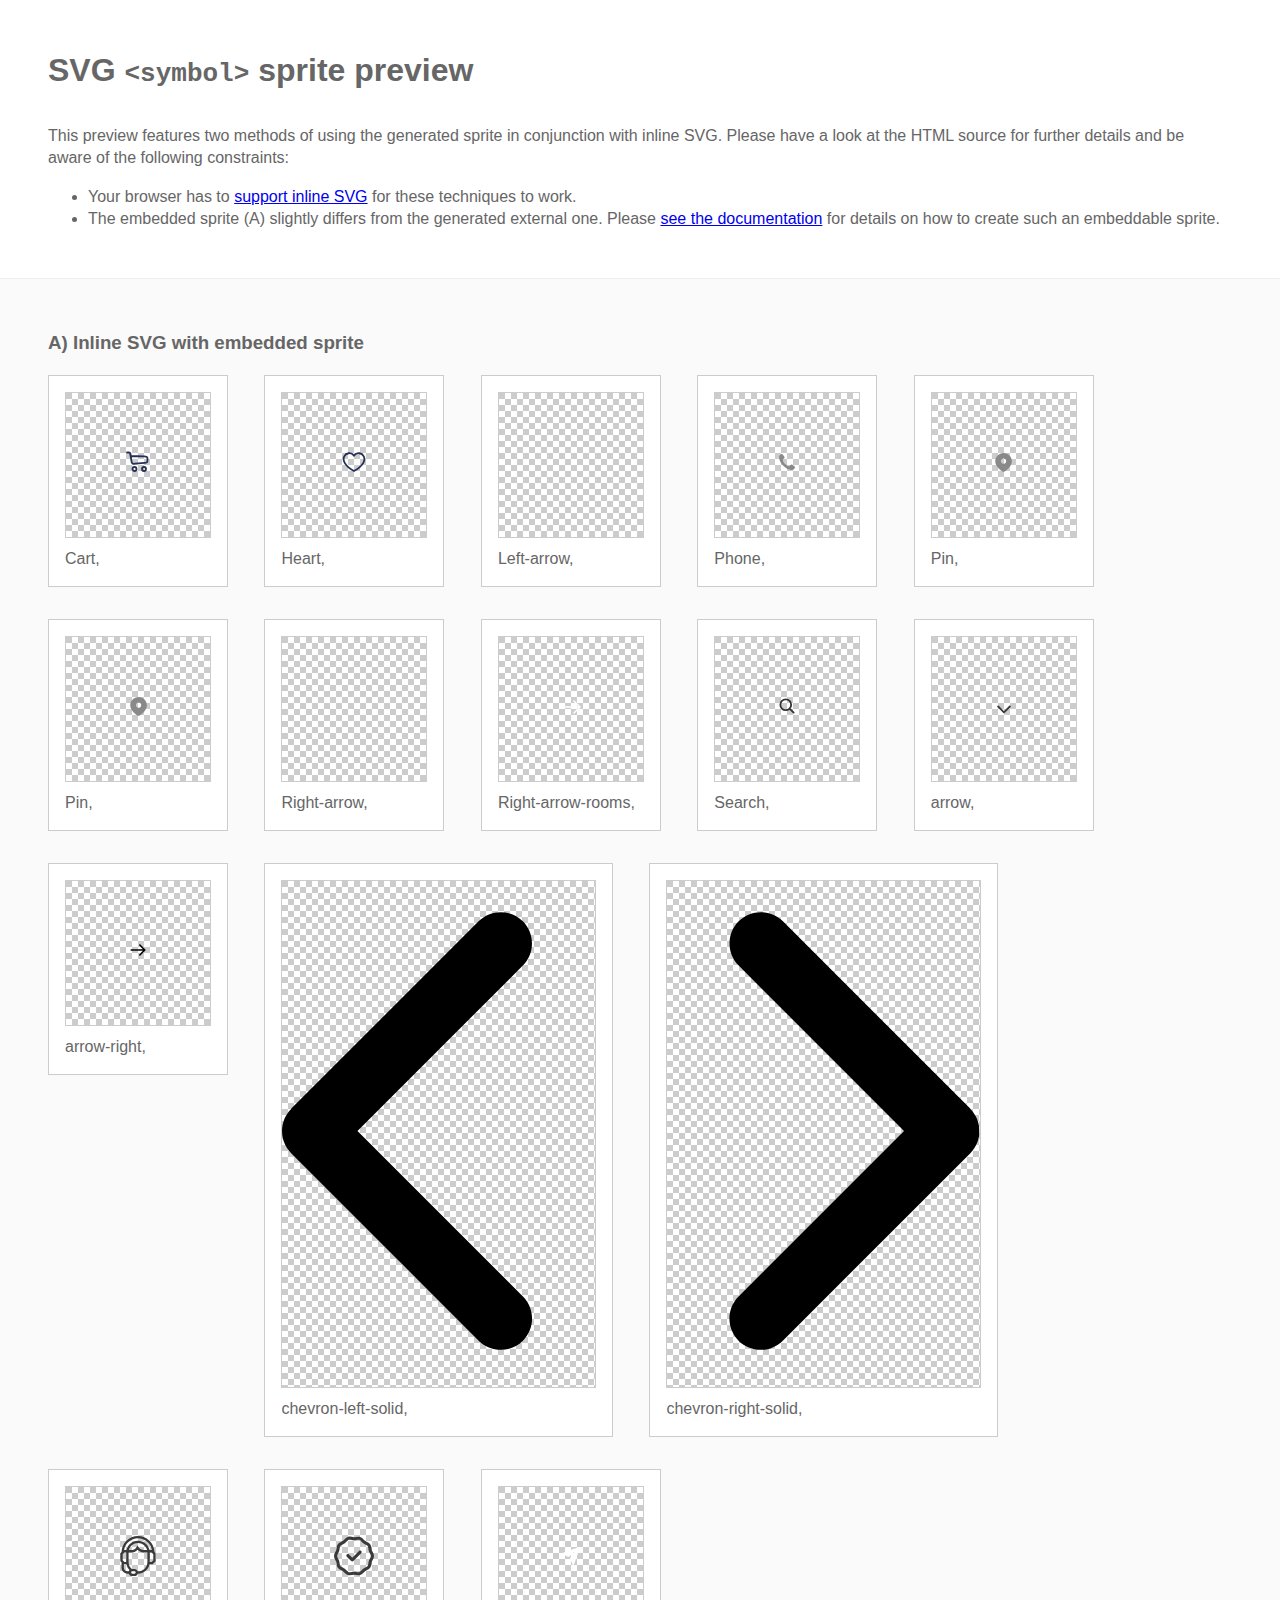
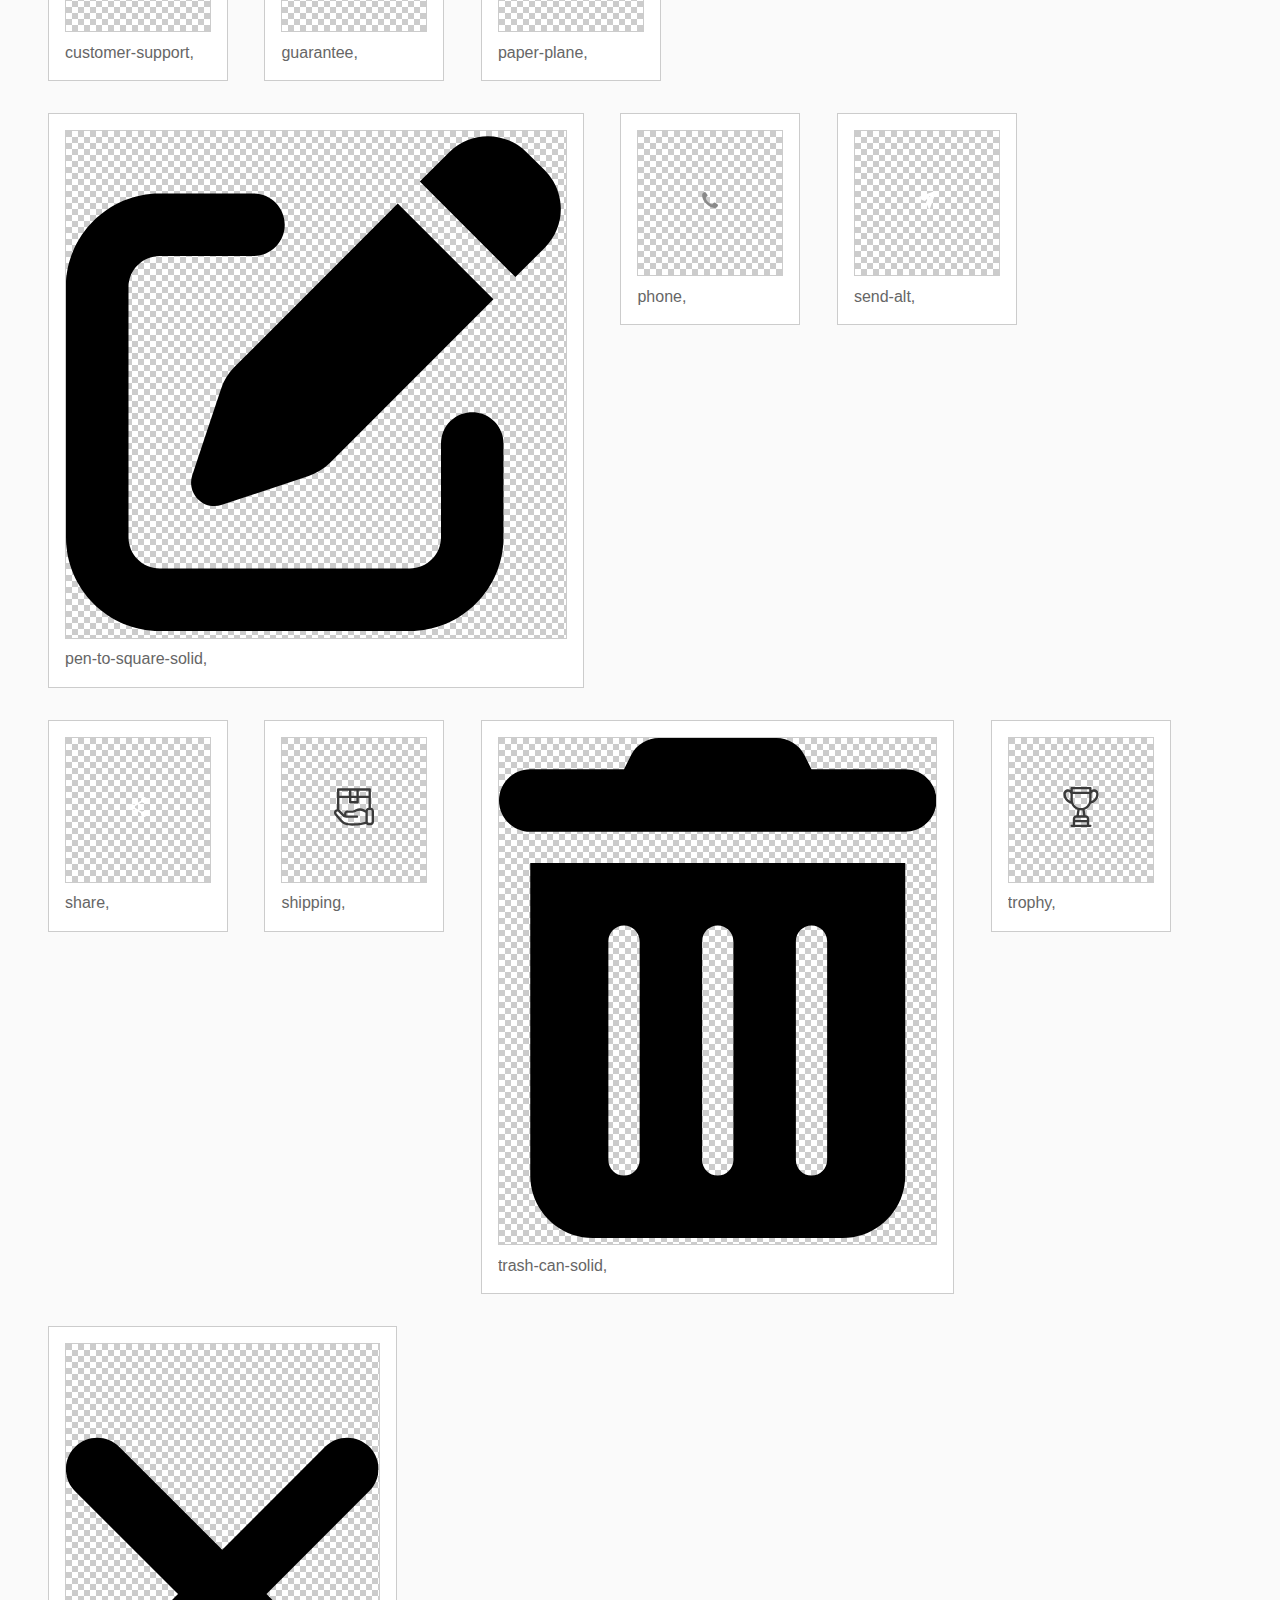
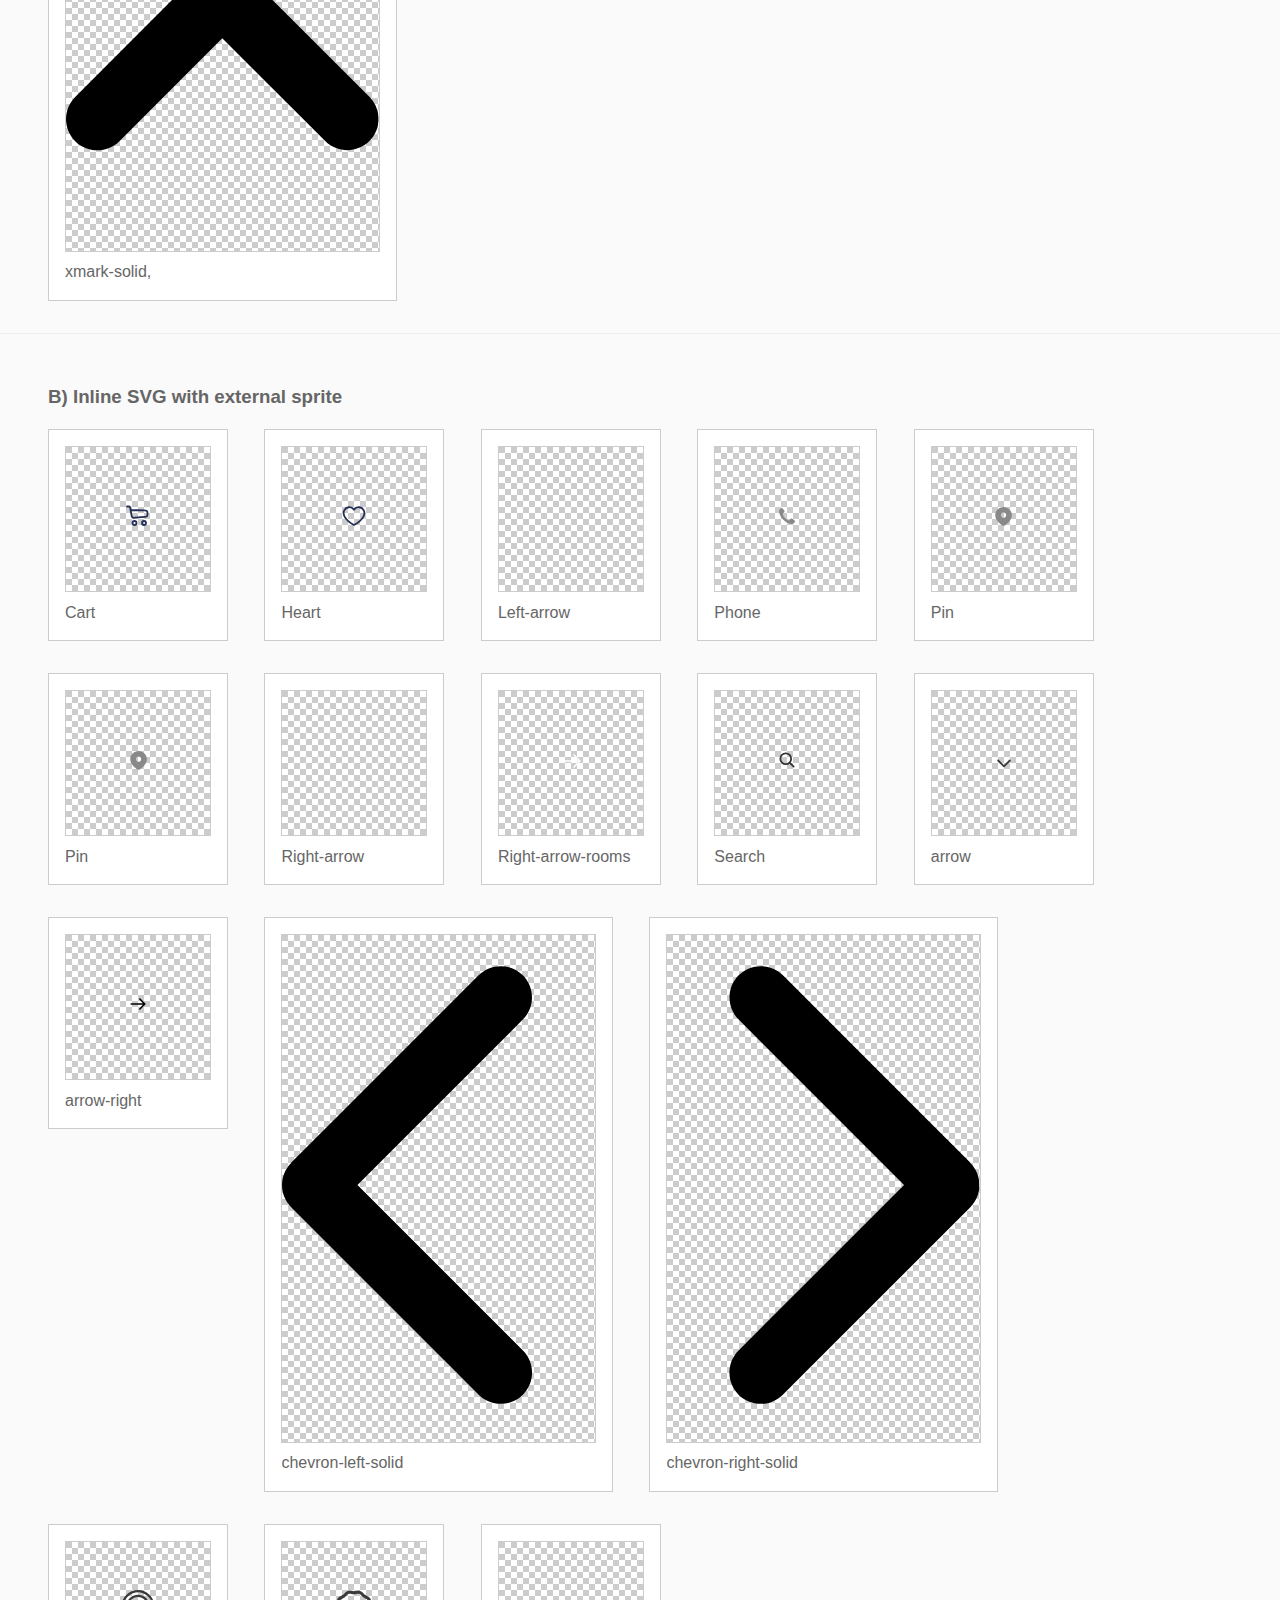
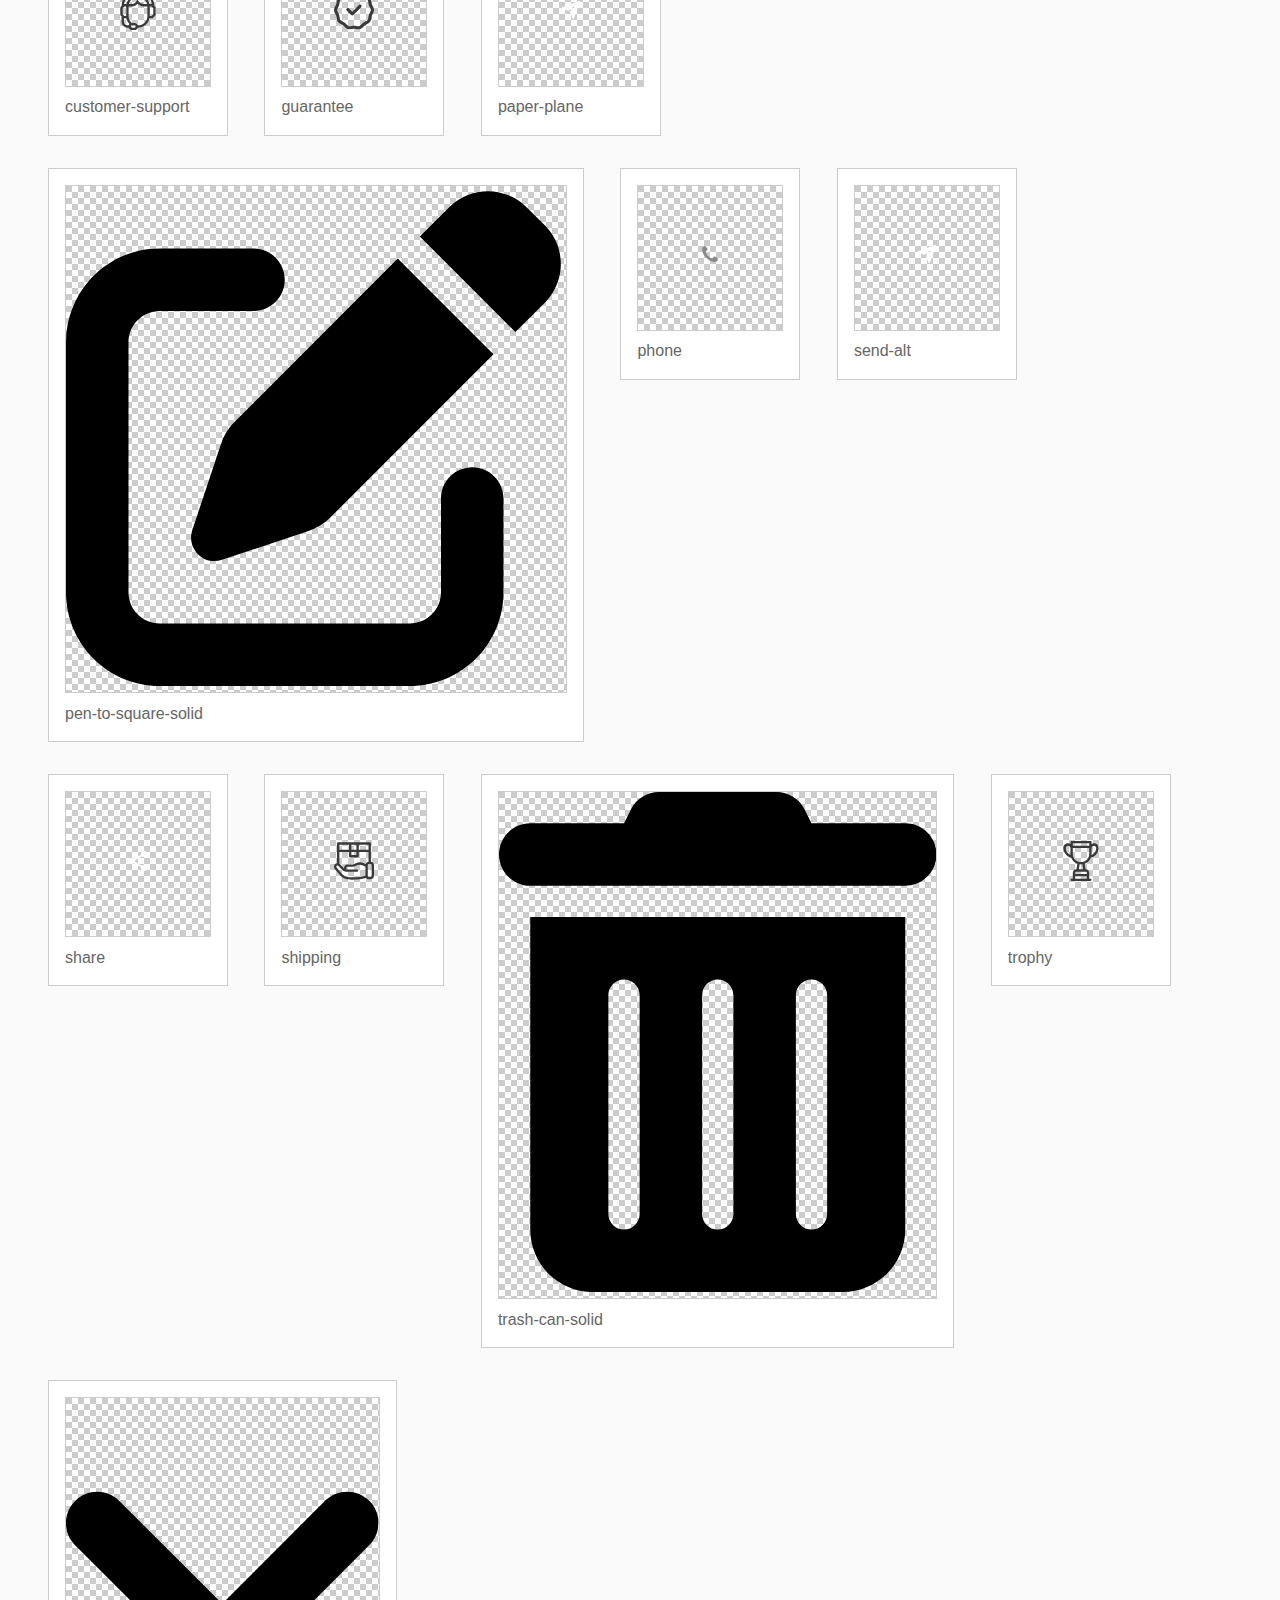
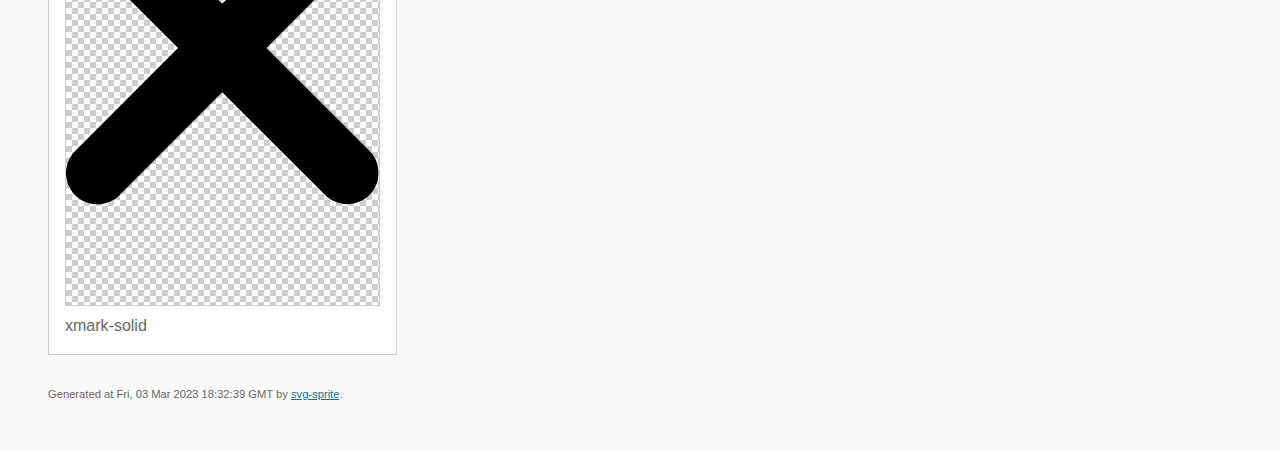
<file: img/symbol/sprite.symbol.html>
<!doctype html>
<html lang="en">
    <head>
        <meta charset="utf-8">
        <title>SVG &lt;symbol&gt; sprite preview | svg-sprite</title>
        <style>
            body {
                padding: 0;
                margin: 0;
                color: #666;
                background: #fafafa;
                font-family: Arial, Helvetica, sans-serif;
                font-size: 1em;
                line-height: 1.4;
            }

            header {
                display: block;
                padding: 3em 3em 2em;
                background-color: #fff;
            }

            header p {
                margin: 2em 0 0;
            }

            section {
                border-top: 1px solid #eee;
                padding: 2em 3em 0;
            }

            section ul {
                margin: 0;
                padding: 0;
            }

            section li {
                display: inline-block;
                background-color: #fff;
                position: relative;
                margin: 0 2em 2em 0;
                vertical-align: top;
                border: 1px solid #ccc;
                padding: 1em 1em 3em;
                cursor: default;
            }

            .icon-box {
                margin: 0;
                width: 144px;
                height: 144px;
                position: relative;
                background: #ccc url("data:image/svg+xml,%3Csvg xmlns='http://www.w3.org/2000/svg' width='12' height='12'%3E%3Cpath fill='%23fff' d='M6 0h6v6H6zM0 6h6v6H0z'/%3E%3C/svg%3E") top left repeat;
                border: 1px solid #ccc;
                display: table-cell;
                vertical-align: middle;
                text-align: center;
            }

            .icon {
                display: inline-block;
            }

            h1 {
                margin-top: 0;
            }

            h2 {
                margin: 0;
                padding: 0;
                font-size: 1em;
                font-weight: 400;
                white-space: nowrap;
                overflow: hidden;
                text-overflow: ellipsis;
                position: absolute;
                left: 1em;
                right: 1em;
                bottom: 1em;
            }

            footer {
                display: block;
                margin: 0;
                padding: 0 3em 3em;
            }

            footer p {
                margin: 0;
                font-size: .7em;
            }

            footer a {
                color: #0f7595;
                margin-left: 0;
            }
        </style>

<!--
Sprite shape dimensions
====================================================================================================
You will need to set the sprite shape dimensions via CSS when you use them as inline SVG, otherwise
they would become a huge 100% in size. You may use the following dimension classes for doing so.
They might well be outsourced to an external stylesheet of course.
-->

<style>
 .svg-Cart-dims { width: 24px; height: 24px; }
 .svg-Heart-dims { width: 24px; height: 24px; }
 .svg-Left-arrow-dims { width: 24px; height: 24px; }
 .svg-Phone-dims { width: 21px; height: 20px; }
 .svg-Pin-dims { width: 16px; height: 19px; }
 .svg-Pin-dims { width: 21px; height: 20px; }
 .svg-Right-arrow-dims { width: 24px; height: 24px; }
 .svg-Right-arrow-rooms-dims { width: 20px; height: 14px; }
 .svg-Search-dims { width: 20px; height: 20px; }
 .svg-arrow-dims { width: 14px; height: 9px; }
 .svg-arrow-right-dims { width: 24px; height: 24px; }
 .svg-chevron-left-solid-dims { width: 312.5px; height: 500px; }
 .svg-chevron-right-solid-dims { width: 312.5px; height: 500px; }
 .svg-customer-support-dims { width: 40px; height: 40px; }
 .svg-guarantee-dims { width: 40px; height: 40px; }
 .svg-paper-plane-dims { width: 18px; height: 18px; }
 .svg-pen-to-square-solid-dims { width: 500px; height: 500px; }
 .svg-phone-dims { width: 16px; height: 16px; }
 .svg-send-alt-dims { width: 24px; height: 24px; }
 .svg-share-dims { width: 24px; height: 24px; }
 .svg-shipping-dims { width: 40px; height: 40px; }
 .svg-trash-can-solid-dims { width: 437.5px; height: 500px; }
 .svg-trophy-dims { width: 40px; height: 40px; }
 .svg-xmark-solid-dims { width: 312.5px; height: 500px; }
</style>

<!--
====================================================================================================
-->

    </head>
    <body>

<!--
Inline <symbol> SVG sprite
====================================================================================================
This is an inlined version of the generated SVG sprite. The single images may be <use>d everywhere
below within this document. Please see

    https://github.com/svg-sprite/svg-sprite/blob/main/docs/configuration.md#defs--symbol-mode

for further details on how to create this embeddable sprite variant.
-->

<svg width="0" height="0" style="position:absolute">
     <symbol viewBox="0 0 24 24" fill="none" id="Cart" xmlns="http://www.w3.org/2000/svg"><path d="M1 2.5H2.65424C3.13263 2.5 3.37183 2.5 3.56628 2.58674C3.73771 2.66321 3.88415 2.78638 3.98886 2.94217C4.10763 3.11888 4.14862 3.35454 4.23058 3.82585L4.6087 6M4.6087 6L5.49173 11.0774C5.67091 12.1077 5.7605 12.6228 6.02583 12.9939C6.25945 13.3207 6.58606 13.5695 6.96311 13.708C7.39133 13.8654 7.91176 13.815 8.95264 13.7143L18.614 12.7793C19.6298 12.681 20.1378 12.6318 20.5221 12.4033C20.8653 12.1993 21.1395 11.8972 21.3095 11.536C21.5 11.1314 21.5 10.6211 21.5 9.6005V9.6005C21.5 8.51582 21.5 7.97348 21.2922 7.55394C21.1068 7.17971 20.809 6.8729 20.4404 6.67654C20.0272 6.4564 19.4851 6.44036 18.4009 6.40826L4.6087 6Z" stroke="#262F56" stroke-width="1.8" stroke-linecap="round" stroke-linejoin="round"/><circle cx="8.5" cy="19" r="2" stroke="#262F56" stroke-width="1.8"/><circle cx="18" cy="19" r="2" stroke="#262F56" stroke-width="1.8"/></symbol>
     <symbol viewBox="0 0 24 24" fill="var(--fill, none)" id="Heart" xmlns="http://www.w3.org/2000/svg"><path d="M11.9996 21.0542C-8 10 5.99999 -1.99997 11.9996 5.58809C18 -1.99997 32 10 11.9996 21.0542Z" stroke="var(--stroke, hsla(229, 39%, 24%, 1)" stroke-width="1.8"/></symbol>
     <symbol viewBox="0 0 24 24" fill="var(--fill, none)" id="Left-arrow" xmlns="http://www.w3.org/2000/svg"><path d="M14.9999 5L7.99988 12L14.9999 19" stroke="var(--stroke, none)" stroke-width="1.8" stroke-linecap="round" stroke-linejoin="round"/></symbol>
     <symbol viewBox="0 0 21 20" fill="none" id="Phone" xmlns="http://www.w3.org/2000/svg"><path d="M13.5095 13.0668L12.9936 13.8401C12.8907 13.9944 12.7545 14.1261 12.575 14.1735C11.9872 14.3287 10.4265 14.3988 8.05048 12.0244C5.67444 9.65004 5.74456 8.09046 5.89989 7.50302C5.94731 7.32368 6.0791 7.1876 6.23355 7.0847L7.00734 6.5692C7.58344 6.1854 7.73911 5.40757 7.35504 4.83187L5.89362 2.64126C5.55839 2.13876 4.91213 1.94678 4.35665 2.18468L3.6974 2.46702C3.19659 2.6815 2.78807 3.06643 2.5444 3.55343C2.34082 3.96031 2.18303 4.38877 2.16165 4.84317C2.09428 6.27515 2.4085 9.80312 6.34092 13.7328C10.2733 17.6625 13.8037 17.9765 15.2367 17.9092C15.6914 17.8878 16.1202 17.7301 16.5273 17.5267C17.0147 17.2832 17.3999 16.8749 17.6145 16.3745L17.8971 15.7157C18.1351 15.1606 17.943 14.5148 17.4402 14.1798L15.248 12.7194C14.6719 12.3356 13.8935 12.4911 13.5095 13.0668Z" fill="#898989"/></symbol>
     <symbol viewBox="0 0 16 19" fill="none" id="Pin" xmlns="http://www.w3.org/2000/svg"><path fill-rule="evenodd" clip-rule="evenodd" d="M9.04348 18.5413C11.1592 17.0976 15.9861 13.3048 15.9861 8.74992C15.9861 4.37766 12.4417 0.833252 8.06944 0.833252C3.69718 0.833252 0.152771 4.37766 0.152771 8.74992C0.152771 13.3048 4.97969 17.0976 7.09539 18.5413C7.68703 18.945 8.45185 18.945 9.04348 18.5413ZM8.06944 11.2499C9.45015 11.2499 10.5694 10.1306 10.5694 8.74992C10.5694 7.36921 9.45015 6.24992 8.06944 6.24992C6.68873 6.24992 5.56944 7.36921 5.56944 8.74992C5.56944 10.1306 6.68873 11.2499 8.06944 11.2499Z" fill="#898989"/></symbol>
     <symbol viewBox="0 0 21 20" fill="none" id="Pin" xmlns="http://www.w3.org/2000/svg"><path fill-rule="evenodd" clip-rule="evenodd" d="M11.0435 18.5413C13.1592 17.0976 17.9861 13.3048 17.9861 8.74992C17.9861 4.37766 14.4417 0.833252 10.0694 0.833252C5.69718 0.833252 2.15277 4.37766 2.15277 8.74992C2.15277 13.3048 6.97969 17.0976 9.09539 18.5413C9.68703 18.945 10.4518 18.945 11.0435 18.5413ZM10.0694 11.2499C11.4501 11.2499 12.5694 10.1306 12.5694 8.74992C12.5694 7.36921 11.4501 6.24992 10.0694 6.24992C8.68873 6.24992 7.56944 7.36921 7.56944 8.74992C7.56944 10.1306 8.68873 11.2499 10.0694 11.2499Z" fill="#898989"/></symbol>
     <symbol viewBox="0 0 24 24" fill="var(--fill, none)" id="Right-arrow" xmlns="http://www.w3.org/2000/svg"><path d="M9.00012 5L16.0001 12L9.00012 19" stroke="var(--stroke, none)" stroke-width="1.8" stroke-linecap="round" stroke-linejoin="round"/></symbol>
     <symbol viewBox="0 0 20 14" fill="none" id="Right-arrow-rooms" xmlns="http://www.w3.org/2000/svg"><path fill-rule="evenodd" clip-rule="evenodd" d="M12.4697 0.46967C12.1768 0.762563 12.1768 1.23744 12.4697 1.53033L17.1893 6.25H1C0.585787 6.25 0.25 6.58579 0.25 7C0.25 7.41421 0.585787 7.75 1 7.75H17.1893L12.4697 12.4697C12.1768 12.7626 12.1768 13.2374 12.4697 13.5303C12.7626 13.8232 13.2374 13.8232 13.5303 13.5303L19.5303 7.53033C19.8232 7.23744 19.8232 6.76256 19.5303 6.46967L13.5303 0.46967C13.2374 0.176777 12.7626 0.176777 12.4697 0.46967Z" fill="white"/></symbol>
     <symbol viewBox="0 0 20 20" fill="none" id="Search" xmlns="http://www.w3.org/2000/svg"><path d="M16.6666 16.6667L12.5801 12.5802M12.5801 12.5802C13.5604 11.6 14.1666 10.2458 14.1666 8.75004C14.1666 5.7585 11.7415 3.33337 8.74998 3.33337C5.75844 3.33337 3.33331 5.7585 3.33331 8.75004C3.33331 11.7416 5.75844 14.1667 8.74998 14.1667C10.2458 14.1667 11.5999 13.5604 12.5801 12.5802Z" stroke="#333333" stroke-width="1.8" stroke-linecap="round" stroke-linejoin="round"/></symbol>
     <symbol viewBox="0 0 14 9" fill="none" id="arrow" xmlns="http://www.w3.org/2000/svg"><path d="M12.8333 1.50012L7.00001 7.33346L1.16668 1.50012" stroke="#3A3A3A" stroke-width="1.8" stroke-linecap="round" stroke-linejoin="round"/></symbol>
     <symbol viewBox="0 0 24 24" fill="none" id="arrow-right" xmlns="http://www.w3.org/2000/svg"><path d="M19.3652 12.56L14.3852 17.56C14.2252 17.72 14.0251 17.8 13.8251 17.8C13.6251 17.8 13.4251 17.72 13.2652 17.56C12.9451 17.24 12.9451 16.74 13.2652 16.42L16.8852 12.78H5.20515C4.76515 12.78 4.40515 12.42 4.40515 11.98C4.40515 11.54 4.76515 11.18 5.20515 11.18H16.8852L13.2652 7.54004C12.9451 7.22004 12.9451 6.72003 13.2652 6.40003C13.5851 6.08003 14.0852 6.08003 14.4052 6.40003L19.3852 11.4C19.6852 11.74 19.6852 12.26 19.3652 12.56Z" fill="black"/></symbol>
     <symbol viewBox="0 0 320 512" id="chevron-left-solid" xmlns="http://www.w3.org/2000/svg"><!--! Font Awesome Pro 6.3.0 by @fontawesome - https://fontawesome.com License - https://fontawesome.com/license (Commercial License) Copyright 2023 Fonticons, Inc.--><path d="M9.4 233.4c-12.5 12.5-12.5 32.8 0 45.3l192 192c12.5 12.5 32.8 12.5 45.3 0s12.5-32.8 0-45.3L77.3 256 246.6 86.6c12.5-12.5 12.5-32.8 0-45.3s-32.8-12.5-45.3 0l-192 192z"/></symbol>
     <symbol viewBox="0 0 320 512" id="chevron-right-solid" xmlns="http://www.w3.org/2000/svg"><!--! Font Awesome Pro 6.3.0 by @fontawesome - https://fontawesome.com License - https://fontawesome.com/license (Commercial License) Copyright 2023 Fonticons, Inc.--><path d="M310.6 233.4c12.5 12.5 12.5 32.8 0 45.3l-192 192c-12.5 12.5-32.8 12.5-45.3 0s-12.5-32.8 0-45.3L242.7 256 73.4 86.6c-12.5-12.5-12.5-32.8 0-45.3s32.8-12.5 45.3 0l192 192z"/></symbol>
     <symbol viewBox="0 0 40 40" fill="none" id="customer-support" xmlns="http://www.w3.org/2000/svg"><g clip-path="url(#iclip0_27_492)"><path d="M36.4624 15.9752C36.1995 7.12165 28.9161 0 20 0C11.0838 0 3.80043 7.12165 3.53745 15.9752L2.35291 17.1598V25.1932L3.52938 26.3696V31.8431C3.52938 35.0435 6.13298 37.6471 9.3333 37.6471H10.7906C11.2762 39.0164 12.5839 40 14.1176 40H16.4706C18.0053 40 19.3137 39.015 19.7986 37.6442C19.8658 37.6454 19.9331 37.6471 20 37.6471C25.6814 37.6471 30.4351 33.5987 31.5281 28.2353H34.6049L37.647 25.1932V17.1598L36.4624 15.9752ZM20 2.35294C26.9828 2.35294 32.7969 7.44933 33.9204 14.1176H31.5281C30.4351 8.7542 25.6814 4.70588 20 4.70588C14.3186 4.70588 9.56483 8.7542 8.47181 14.1176H6.07949C7.20302 7.44933 13.0171 2.35294 20 2.35294ZM29.1139 14.1176C25.3109 14.1063 22.6246 14.3379 20.4098 11.1004L19.3344 9.52839L18.4102 11.1938C17.0635 13.6204 15.2499 14.1176 12.9411 14.1176H10.886C11.9335 10.0629 15.6225 7.05882 20 7.05882C24.3775 7.05882 28.0665 10.0629 29.1139 14.1176ZM8.23526 25.8824H6.36961L4.70585 24.2186V18.1344L6.36961 16.4706H8.23526V25.8824ZM5.88232 31.8431V28.2353H8.46953C8.91244 30.4294 9.97212 32.4435 11.542 34.0611C11.2129 34.4127 10.9548 34.8311 10.7906 35.2941H9.3333C7.4304 35.2941 5.88232 33.746 5.88232 31.8431ZM16.4706 37.6471H14.1176C13.4688 37.6471 12.9411 37.1194 12.9411 36.4706C12.9411 35.8219 13.4688 35.2941 14.1176 35.2941H16.4706C17.1193 35.2941 17.647 35.8219 17.647 36.4706C17.647 37.1194 17.1193 37.6471 16.4706 37.6471ZM29.4117 25.8824C29.4117 31.072 25.1896 35.2941 20 35.2941C19.9325 35.2941 19.8645 35.2928 19.7966 35.2912C19.3102 33.9234 18.0032 32.9412 16.4706 32.9412C14.0549 32.9465 14.0934 32.9291 13.7923 32.9568C11.7498 31.1665 10.5882 28.6166 10.5882 25.8824V16.4706H12.9411C15.0233 16.4706 17.5589 16.1273 19.5218 13.7384C22.1116 16.4524 25.2764 16.4706 28.1175 16.4706H29.4117V25.8824ZM35.2941 24.2186L33.6303 25.8824H31.7647V16.4706H33.6303L35.2941 18.1344V24.2186Z" fill="#3A3A3A"/></g><defs><clipPath id="iclip0_27_492"><rect width="40" height="40" fill="white"/></clipPath></defs></symbol>
     <symbol viewBox="0 0 40 40" fill="none" id="guarantee" xmlns="http://www.w3.org/2000/svg"><g clip-path="url(#jclip0_27_489)"><path d="M37.8573 14.1741C37.3295 12.5397 37.5545 10.0864 36.1827 8.19207C34.8 6.28286 32.3952 5.7402 31.0373 4.74707C29.6938 3.76442 28.4438 1.62606 26.1837 0.888559C23.9873 0.17184 21.7414 1.14442 20 1.14442C18.2588 1.14442 16.013 0.171606 13.8163 0.888481C11.5566 1.62582 10.3056 3.76465 8.96289 4.74684C7.60648 5.73879 5.19992 6.28293 3.8175 8.19184C2.4468 10.0846 2.66953 12.5436 2.14266 14.174C1.64125 15.7258 0 17.5882 0 20.0001C0 22.4135 1.63938 24.2687 2.14266 25.8261C2.67047 27.4605 2.44547 29.9139 3.81734 31.8082C5.19992 33.7175 7.60461 34.26 8.96266 35.2532C10.306 36.2357 11.5562 38.3743 13.8163 39.1117C16.0112 39.8279 18.2606 38.8558 20 38.8558C21.737 38.8558 23.9916 39.8269 26.1837 39.1118C28.4434 38.3744 29.6937 36.2361 31.0371 35.2534C32.3935 34.2614 34.8001 33.7173 36.1825 31.8084C37.5533 29.9156 37.3304 27.4568 37.8573 25.8262C38.3587 24.2743 40 22.4119 40 20.0001C40 17.5869 38.361 15.7322 37.8573 14.1741ZM34.8838 24.8653C34.2686 26.7696 34.4298 28.9007 33.6516 29.9753C32.863 31.0641 30.7913 31.5614 29.1926 32.7308C27.6114 33.8871 26.5032 35.7202 25.2143 36.1407C23.9949 36.5387 22.0077 35.7307 20.0001 35.7307C17.9777 35.7307 16.011 36.5404 14.7858 36.1407C13.497 35.7202 12.3904 33.8884 10.8075 32.7307C9.21828 31.5685 7.13469 31.0609 6.34836 29.9751C5.57273 28.9042 5.72781 26.7582 5.11633 24.8654C4.51695 23.0107 3.125 21.4049 3.125 20.0001C3.125 18.594 4.5157 16.9936 5.11617 15.135C5.73141 13.2307 5.57023 11.0994 6.34836 10.025C7.13648 8.93684 9.20984 8.43786 10.8075 7.26942C12.3937 6.10934 13.4949 4.28067 14.7856 3.8595C16.004 3.462 17.9977 4.26957 19.9999 4.26957C22.0259 4.26957 23.9877 3.45926 25.2142 3.8595C26.5028 4.27997 27.6104 6.11247 29.1926 7.2695C30.7816 8.43176 32.8653 8.93934 33.6516 10.025C34.4274 11.0962 34.2715 13.24 34.8837 15.1348V15.1349C35.483 16.9895 36.875 18.5954 36.875 20.0001C36.875 21.4063 35.4843 23.0066 34.8838 24.8653ZM27.1987 14.9849C27.8089 15.5951 27.8089 16.5844 27.1987 17.1946L19.3779 25.0154C18.7677 25.6256 17.7783 25.6255 17.1681 25.0154L12.8014 20.6486C12.1912 20.0384 12.1911 19.0491 12.8013 18.4389C13.4116 17.8288 14.401 17.8287 15.011 18.4389L18.273 21.7008L24.9888 14.985C25.5991 14.3747 26.5884 14.3747 27.1987 14.9849Z" fill="#3A3A3A"/></g><defs><clipPath id="jclip0_27_489"><rect width="40" height="40" fill="white"/></clipPath></defs></symbol>
     <symbol viewBox="0 0 18 18" fill="none" id="paper-plane" xmlns="http://www.w3.org/2000/svg"><path d="M17.7825 0.217449C17.6813 0.116704 17.5534 0.046952 17.4139 0.0163941C17.2744 -0.0141638 17.1291 -0.00425714 16.995 0.0449493L0.495001 6.04495C0.352702 6.09892 0.230191 6.19491 0.143739 6.32016C0.0572872 6.44542 0.0109863 6.59401 0.0109863 6.7462C0.0109863 6.89839 0.0572872 7.04698 0.143739 7.17223C0.230191 7.29749 0.352702 7.39348 0.495001 7.44745L6.9375 10.0199L11.6925 5.24995L12.75 6.30745L7.9725 11.0849L10.5525 17.5275C10.6081 17.667 10.7043 17.7866 10.8286 17.8709C10.953 17.9551 11.0998 18.0001 11.25 17.9999C11.4016 17.9968 11.5486 17.9479 11.6718 17.8595C11.795 17.7711 11.8885 17.6475 11.94 17.5049L17.94 1.00495C17.9911 0.872257 18.0034 0.727772 17.9755 0.588342C17.9477 0.448912 17.8807 0.320282 17.7825 0.217449Z" fill="white"/></symbol>
     <symbol viewBox="0 0 512 512" id="pen-to-square-solid" xmlns="http://www.w3.org/2000/svg"><!--! Font Awesome Pro 6.3.0 by @fontawesome - https://fontawesome.com License - https://fontawesome.com/license (Commercial License) Copyright 2023 Fonticons, Inc.--><path d="M471.6 21.7c-21.9-21.9-57.3-21.9-79.2 0L362.3 51.7l97.9 97.9 30.1-30.1c21.9-21.9 21.9-57.3 0-79.2L471.6 21.7zm-299.2 220c-6.1 6.1-10.8 13.6-13.5 21.9l-29.6 88.8c-2.9 8.6-.6 18.1 5.8 24.6s15.9 8.7 24.6 5.8l88.8-29.6c8.2-2.8 15.7-7.4 21.9-13.5L437.7 172.3 339.7 74.3 172.4 241.7zM96 64C43 64 0 107 0 160V416c0 53 43 96 96 96H352c53 0 96-43 96-96V320c0-17.7-14.3-32-32-32s-32 14.3-32 32v96c0 17.7-14.3 32-32 32H96c-17.7 0-32-14.3-32-32V160c0-17.7 14.3-32 32-32h96c17.7 0 32-14.3 32-32s-14.3-32-32-32H96z"/></symbol>
     <symbol viewBox="0 0 16 16" fill="none" id="phone" xmlns="http://www.w3.org/2000/svg"><path d="M11.5095 11.0668L10.9936 11.8401C10.8907 11.9944 10.7545 12.1261 10.575 12.1735C9.98717 12.3287 8.42652 12.3988 6.05048 10.0244C3.67444 7.65004 3.74456 6.09046 3.89989 5.50302C3.94731 5.32368 4.0791 5.1876 4.23355 5.0847L5.00734 4.5692C5.58344 4.1854 5.73911 3.40757 5.35504 2.83187L3.89362 0.64126C3.55839 0.138762 2.91213 -0.0532187 2.35665 0.18468L1.6974 0.467021C1.19659 0.681503 0.788068 1.06643 0.544398 1.55343C0.34082 1.96031 0.183032 2.38877 0.161654 2.84317C0.0942813 4.27515 0.408496 7.80312 4.34092 11.7328C8.27334 15.6625 11.8037 15.9765 13.2367 15.9092C13.6914 15.8878 14.1202 15.7301 14.5273 15.5267C15.0147 15.2832 15.3999 14.8749 15.6145 14.3745L15.8971 13.7157C16.1351 13.1606 15.943 12.5148 15.4402 12.1798L13.248 10.7194C12.6719 10.3356 11.8935 10.4911 11.5095 11.0668Z" fill="#898989"/></symbol>
     <symbol viewBox="0 0 24 24" fill="none" id="send-alt" xmlns="http://www.w3.org/2000/svg"><path d="M20.7825 3.21745C20.6813 3.1167 20.5534 3.04695 20.4139 3.01639C20.2744 2.98584 20.1291 2.99574 19.995 3.04495L3.495 9.04495C3.3527 9.09892 3.23019 9.19491 3.14374 9.32016C3.05729 9.44542 3.01099 9.59401 3.01099 9.7462C3.01099 9.89839 3.05729 10.047 3.14374 10.1722C3.23019 10.2975 3.3527 10.3935 3.495 10.4474L9.9375 13.0199L14.6925 8.24995L15.75 9.30745L10.9725 14.0849L13.5525 20.5275C13.6081 20.667 13.7043 20.7866 13.8286 20.8709C13.953 20.9551 14.0998 21.0001 14.25 20.9999C14.4016 20.9968 14.5486 20.9479 14.6718 20.8595C14.795 20.7711 14.8885 20.6475 14.94 20.5049L20.94 4.00495C20.9911 3.87226 21.0034 3.72777 20.9755 3.58834C20.9477 3.44891 20.8807 3.32028 20.7825 3.21745Z" fill="white"/></symbol>
     <symbol viewBox="0 0 24 24" fill="var(--fill, white)" id="share" xmlns="http://www.w3.org/2000/svg"><path d="M18 16C17.212 16 16.5 16.31 15.966 16.807L8.91 12.7C8.96 12.47 9 12.24 9 12C9 11.76 8.96 11.53 8.91 11.3L15.96 7.19C16.5 7.69 17.21 8 18 8C19.66 8 21 6.66 21 5C21 3.34 19.66 2 18 2C16.34 2 15 3.34 15 5C15 5.24 15.04 5.47 15.09 5.7L8.04 9.81C7.5 9.31 6.79 9 6 9C4.34 9 3 10.34 3 12C3 13.66 4.34 15 6 15C6.79 15 7.5 14.69 8.04 14.19L15.088 18.308C15.0317 18.5344 15.0022 18.7667 15 19C15 19.5933 15.1759 20.1734 15.5056 20.6667C15.8352 21.1601 16.3038 21.5446 16.8519 21.7716C17.4001 21.9987 18.0033 22.0581 18.5853 21.9424C19.1672 21.8266 19.7018 21.5409 20.1213 21.1213C20.5409 20.7018 20.8266 20.1672 20.9424 19.5853C21.0581 19.0033 20.9987 18.4001 20.7716 17.8519C20.5446 17.3038 20.1601 16.8352 19.6667 16.5056C19.1734 16.1759 18.5933 16 18 16Z" fill="var(--fill, white)"/></symbol>
     <symbol viewBox="0 0 40 40" fill="none" id="shipping" xmlns="http://www.w3.org/2000/svg"><g clip-path="url(#uclip0_27_487)"><path d="M36.8986 20.7346V2.5198C36.8986 1.86997 36.3718 1.34314 35.722 1.34314H4.19674C3.54691 1.34314 3.02008 1.86997 3.02008 2.5198V22.1867C2.45246 22.2694 1.89755 22.4898 1.40664 22.8542C-0.140899 23.9516 -0.506918 26.4073 0.789368 27.9218L6.08928 34.347C9.36996 38.1866 12.855 38.657 18.0359 38.657C22.4819 38.657 24.4696 38.6766 28.3443 37.7937L32.1173 36.8913C32.7291 37.7456 33.7003 38.299 34.7922 38.299H36.6508C38.4975 38.299 40 36.7163 40 34.7708V24.2523C40.0001 22.3947 38.63 20.8688 36.8986 20.7346ZM31.6098 23.1551L30.042 22.3588C27.4642 21.0577 24.4839 21.0095 21.8655 22.2269C21.1511 22.5079 19.5929 23.4506 18.7847 23.4191H13.3445C11.54 23.4191 10.0718 24.8872 10.0718 26.6918V27.5499C10.0617 27.5392 10.0511 27.5291 10.0411 27.5182L6.15619 23.3013C5.9211 23.0462 5.65697 22.8326 5.37348 22.6613V10.9874H15.0027V15.3007C15.0027 15.9505 15.5295 16.4773 16.1794 16.4773H23.6042C24.254 16.4773 24.7808 15.9505 24.7808 15.3007V10.9874H34.5454V20.7346C33.1706 20.8408 32.0242 21.8243 31.6098 23.1551ZM17.356 10.9874H22.4274V14.124H17.356V10.9874ZM34.5453 8.63404H24.7808V3.69646H34.5454V8.63404H34.5453ZM22.4275 3.69646V8.63412H17.356V3.69646H22.4275ZM15.0026 3.69646V8.63412H5.3734V3.69646H15.0026ZM27.7982 35.5046C24.2188 36.3244 22.0631 36.2912 18.0781 36.2912C13.2146 36.2912 10.8646 36.2126 7.90479 32.8494L2.60488 26.4243C1.683 25.2238 3.35276 23.8067 4.4254 24.8957L8.31034 29.1127C9.3371 30.1961 10.6291 30.7923 12.2216 30.8274H22.9926C23.6425 30.8274 24.1693 30.3006 24.1693 29.6507C24.1693 29.0009 23.6425 28.4741 22.9926 28.4741H12.425V26.6916C12.425 26.1847 12.8374 25.7722 13.3444 25.7722H18.7847C20.0103 25.86 21.7793 24.8366 22.8575 24.3607C24.8186 23.4489 27.0508 23.485 28.9789 24.4581L31.4432 25.7098V34.6326L27.7982 35.5046ZM37.6467 34.7707C37.6467 35.4186 37.2 35.9456 36.6509 35.9456H34.7922C34.2431 35.9456 33.7965 35.4186 33.7965 34.7707V24.2523C33.7965 23.6044 34.2432 23.0773 34.7922 23.0773H36.6509C37.2 23.0773 37.6467 23.6044 37.6467 24.2523V34.7707Z" fill="#3A3A3A"/></g><defs><clipPath id="uclip0_27_487"><rect width="40" height="40" fill="white"/></clipPath></defs></symbol>
     <symbol viewBox="0 0 448 512" id="trash-can-solid" xmlns="http://www.w3.org/2000/svg"><!--! Font Awesome Pro 6.3.0 by @fontawesome - https://fontawesome.com License - https://fontawesome.com/license (Commercial License) Copyright 2023 Fonticons, Inc.--><path d="M135.2 17.7C140.6 6.8 151.7 0 163.8 0H284.2c12.1 0 23.2 6.8 28.6 17.7L320 32h96c17.7 0 32 14.3 32 32s-14.3 32-32 32H32C14.3 96 0 81.7 0 64S14.3 32 32 32h96l7.2-14.3zM32 128H416V448c0 35.3-28.7 64-64 64H96c-35.3 0-64-28.7-64-64V128zm96 64c-8.8 0-16 7.2-16 16V432c0 8.8 7.2 16 16 16s16-7.2 16-16V208c0-8.8-7.2-16-16-16zm96 0c-8.8 0-16 7.2-16 16V432c0 8.8 7.2 16 16 16s16-7.2 16-16V208c0-8.8-7.2-16-16-16zm96 0c-8.8 0-16 7.2-16 16V432c0 8.8 7.2 16 16 16s16-7.2 16-16V208c0-8.8-7.2-16-16-16z"/></symbol>
     <symbol viewBox="0 0 40 40" fill="none" id="trophy" xmlns="http://www.w3.org/2000/svg"><path d="M32.903 2.34375C32.0495 2.34375 31.2494 2.57414 30.5593 2.97437V1.17188C30.5593 0.524687 30.0346 0 29.3874 0H10.6374C9.99016 0 9.46547 0.524687 9.46547 1.17188V2.98867C8.76992 2.57953 7.96063 2.34375 7.09695 2.34375C4.51227 2.34375 2.40945 4.44656 2.40945 7.03125C2.40945 9.00273 2.99367 10.9077 4.09891 12.5402C5.98047 15.3193 8.3007 16.0405 10.2206 16.8084C11.3277 19.5653 13.5663 21.7502 16.3589 22.7846L15.4948 28.2812H15.3249C13.3864 28.2812 11.8093 29.8584 11.8093 31.7969V37.6562H10.6374C9.99023 37.6562 9.46555 38.1809 9.46555 38.8281C9.46555 39.4753 9.99023 40 10.6374 40H29.3874C30.0346 40 30.5593 39.4753 30.5593 38.8281C30.5593 38.1809 30.0346 37.6562 29.3874 37.6562H28.2155V31.7969C28.2155 29.8584 26.6384 28.2812 24.6999 28.2812H24.5301L23.666 22.7847C26.4627 21.7487 28.7038 19.5591 29.8092 16.7966C31.6229 16.0711 34.0003 15.3478 35.9012 12.5402C37.0064 10.9077 37.5906 9.00266 37.5906 7.03125C37.5905 4.44656 35.4877 2.34375 32.903 2.34375ZM9.4568 13.9787C6.59945 12.8357 4.7532 10.1087 4.7532 7.03125C4.7532 5.73891 5.80461 4.6875 7.09695 4.6875C8.3893 4.6875 9.4407 5.73891 9.4407 7.03125C9.4407 7.11367 9.44938 7.19398 9.46555 7.27156V12.8906C9.46555 13.2673 9.48578 13.6392 9.52453 14.0058L9.4568 13.9787ZM25.8718 37.6562H14.153V35.3125H25.8718V37.6562ZM24.6999 30.625C25.3461 30.625 25.8718 31.1507 25.8718 31.7969V32.9688H14.153V31.7969C14.153 31.1507 14.6788 30.625 15.3249 30.625C15.9607 30.625 23.2089 30.625 24.6999 30.625ZM17.8673 28.2812L18.6427 23.3487C19.0912 23.4071 19.5483 23.4375 20.0124 23.4375C20.4766 23.4375 20.9337 23.407 21.3821 23.3487L22.1576 28.2812H17.8673ZM28.2155 12.8906C28.2155 17.4138 24.5356 21.0938 20.0124 21.0938C15.4892 21.0938 11.8093 17.4138 11.8093 12.8906V7.03125H28.2155V12.8906ZM28.2155 4.6875H11.8093V2.34375H28.2155V4.6875ZM30.5431 13.9787L30.5015 13.9953C30.5395 13.6322 30.5592 13.2637 30.5592 12.8906V7.03125C30.5593 5.73891 31.6107 4.6875 32.903 4.6875C34.1954 4.6875 35.2468 5.73891 35.2468 7.03125C35.2468 10.1087 33.4005 12.8358 30.5431 13.9787Z" fill="#3A3A3A"/></symbol>
     <symbol viewBox="0 0 320 512" id="xmark-solid" xmlns="http://www.w3.org/2000/svg"><!--! Font Awesome Pro 6.3.0 by @fontawesome - https://fontawesome.com License - https://fontawesome.com/license (Commercial License) Copyright 2023 Fonticons, Inc.--><path d="M310.6 150.6c12.5-12.5 12.5-32.8 0-45.3s-32.8-12.5-45.3 0L160 210.7 54.6 105.4c-12.5-12.5-32.8-12.5-45.3 0s-12.5 32.8 0 45.3L114.7 256 9.4 361.4c-12.5 12.5-12.5 32.8 0 45.3s32.8 12.5 45.3 0L160 301.3 265.4 406.6c12.5 12.5 32.8 12.5 45.3 0s12.5-32.8 0-45.3L205.3 256 310.6 150.6z"/></symbol>
</svg>

<!--
====================================================================================================
-->

        <header>
            <h1>SVG <code>&lt;symbol&gt;</code> sprite preview</h1>
            <p>This preview features two methods of using the generated sprite in conjunction with inline SVG. Please have a look at the HTML source for further details and be aware of the following constraints:</p>
            <ul>
                <li>Your browser has to <a href="https://caniuse.com/svg-html5" target="_blank" rel="noopener noreferrer">support inline SVG</a> for these techniques to work.</li>
                <li>The embedded sprite (A) slightly differs from the generated external one. Please <a href="https://github.com/svg-sprite/svg-sprite/blob/main/docs/configuration.md#defs--symbol-mode" target="_blank" rel="noopener noreferrer">see the documentation</a> for details on how to create such an embeddable sprite.</li>
            </ul>
        </header>
        <section>

<!--
A) Inline SVG with embedded sprite
====================================================================================================
These SVG images make use of fragment identifiers (IDs) and are extracted out of the inline sprite
embedded above. They may be styled via CSS.
-->

            <h3>A) Inline SVG with embedded sprite</h3>
            <ul>

             <li title="Cart">
                    <div class="icon-box">
                        <svg class="svg-Cart-dims">
                            <use xlink:href="#Cart"></use>
                        </svg>
                    </div>
                    <h2>Cart, </h2>
                </li>
             <li title="Heart">
                    <div class="icon-box">
                        <svg class="svg-Heart-dims">
                            <use xlink:href="#Heart"></use>
                        </svg>
                    </div>
                    <h2>Heart, </h2>
                </li>
             <li title="Left-arrow">
                    <div class="icon-box">
                        <svg class="svg-Left-arrow-dims">
                            <use xlink:href="#Left-arrow"></use>
                        </svg>
                    </div>
                    <h2>Left-arrow, </h2>
                </li>
             <li title="Phone">
                    <div class="icon-box">
                        <svg class="svg-Phone-dims">
                            <use xlink:href="#Phone"></use>
                        </svg>
                    </div>
                    <h2>Phone, </h2>
                </li>
             <li title="Pin">
                    <div class="icon-box">
                        <svg class="svg-Pin-dims">
                            <use xlink:href="#Pin"></use>
                        </svg>
                    </div>
                    <h2>Pin, </h2>
                </li>
             <li title="Pin">
                    <div class="icon-box">
                        <svg class="svg-Pin-dims">
                            <use xlink:href="#Pin"></use>
                        </svg>
                    </div>
                    <h2>Pin, </h2>
                </li>
             <li title="Right-arrow">
                    <div class="icon-box">
                        <svg class="svg-Right-arrow-dims">
                            <use xlink:href="#Right-arrow"></use>
                        </svg>
                    </div>
                    <h2>Right-arrow, </h2>
                </li>
             <li title="Right-arrow-rooms">
                    <div class="icon-box">
                        <svg class="svg-Right-arrow-rooms-dims">
                            <use xlink:href="#Right-arrow-rooms"></use>
                        </svg>
                    </div>
                    <h2>Right-arrow-rooms, </h2>
                </li>
             <li title="Search">
                    <div class="icon-box">
                        <svg class="svg-Search-dims">
                            <use xlink:href="#Search"></use>
                        </svg>
                    </div>
                    <h2>Search, </h2>
                </li>
             <li title="arrow">
                    <div class="icon-box">
                        <svg class="svg-arrow-dims">
                            <use xlink:href="#arrow"></use>
                        </svg>
                    </div>
                    <h2>arrow, </h2>
                </li>
             <li title="arrow-right">
                    <div class="icon-box">
                        <svg class="svg-arrow-right-dims">
                            <use xlink:href="#arrow-right"></use>
                        </svg>
                    </div>
                    <h2>arrow-right, </h2>
                </li>
             <li title="chevron-left-solid">
                    <div class="icon-box">
                        <svg class="svg-chevron-left-solid-dims">
                            <use xlink:href="#chevron-left-solid"></use>
                        </svg>
                    </div>
                    <h2>chevron-left-solid, </h2>
                </li>
             <li title="chevron-right-solid">
                    <div class="icon-box">
                        <svg class="svg-chevron-right-solid-dims">
                            <use xlink:href="#chevron-right-solid"></use>
                        </svg>
                    </div>
                    <h2>chevron-right-solid, </h2>
                </li>
             <li title="customer-support">
                    <div class="icon-box">
                        <svg class="svg-customer-support-dims">
                            <use xlink:href="#customer-support"></use>
                        </svg>
                    </div>
                    <h2>customer-support, </h2>
                </li>
             <li title="guarantee">
                    <div class="icon-box">
                        <svg class="svg-guarantee-dims">
                            <use xlink:href="#guarantee"></use>
                        </svg>
                    </div>
                    <h2>guarantee, </h2>
                </li>
             <li title="paper-plane">
                    <div class="icon-box">
                        <svg class="svg-paper-plane-dims">
                            <use xlink:href="#paper-plane"></use>
                        </svg>
                    </div>
                    <h2>paper-plane, </h2>
                </li>
             <li title="pen-to-square-solid">
                    <div class="icon-box">
                        <svg class="svg-pen-to-square-solid-dims">
                            <use xlink:href="#pen-to-square-solid"></use>
                        </svg>
                    </div>
                    <h2>pen-to-square-solid, </h2>
                </li>
             <li title="phone">
                    <div class="icon-box">
                        <svg class="svg-phone-dims">
                            <use xlink:href="#phone"></use>
                        </svg>
                    </div>
                    <h2>phone, </h2>
                </li>
             <li title="send-alt">
                    <div class="icon-box">
                        <svg class="svg-send-alt-dims">
                            <use xlink:href="#send-alt"></use>
                        </svg>
                    </div>
                    <h2>send-alt, </h2>
                </li>
             <li title="share">
                    <div class="icon-box">
                        <svg class="svg-share-dims">
                            <use xlink:href="#share"></use>
                        </svg>
                    </div>
                    <h2>share, </h2>
                </li>
             <li title="shipping">
                    <div class="icon-box">
                        <svg class="svg-shipping-dims">
                            <use xlink:href="#shipping"></use>
                        </svg>
                    </div>
                    <h2>shipping, </h2>
                </li>
             <li title="trash-can-solid">
                    <div class="icon-box">
                        <svg class="svg-trash-can-solid-dims">
                            <use xlink:href="#trash-can-solid"></use>
                        </svg>
                    </div>
                    <h2>trash-can-solid, </h2>
                </li>
             <li title="trophy">
                    <div class="icon-box">
                        <svg class="svg-trophy-dims">
                            <use xlink:href="#trophy"></use>
                        </svg>
                    </div>
                    <h2>trophy, </h2>
                </li>
             <li title="xmark-solid">
                    <div class="icon-box">
                        <svg class="svg-xmark-solid-dims">
                            <use xlink:href="#xmark-solid"></use>
                        </svg>
                    </div>
                    <h2>xmark-solid, </h2>
                </li>
         </ul>

<!--
====================================================================================================
-->

        </section>
        <section>

<!--
B) Inline SVG with external sprite
====================================================================================================
These SVG images make use of an URL + fragment identifiers (IDs) and refer to the regular external
SVG sprite. They may be styled via CSS.
-->

            <h3>B) Inline SVG with external sprite</h3>
            <ul>

             <li title="Cart">
                    <div class="icon-box">
                        <svg class="svg-Cart-dims">
                            <use xlink:href="../icons/SPRITE.svg#Cart"></use>
                        </svg>
                    </div>
                    <h2>Cart</h2>
                </li>
             <li title="Heart">
                    <div class="icon-box">
                        <svg class="svg-Heart-dims">
                            <use xlink:href="../icons/SPRITE.svg#Heart"></use>
                        </svg>
                    </div>
                    <h2>Heart</h2>
                </li>
             <li title="Left-arrow">
                    <div class="icon-box">
                        <svg class="svg-Left-arrow-dims">
                            <use xlink:href="../icons/SPRITE.svg#Left-arrow"></use>
                        </svg>
                    </div>
                    <h2>Left-arrow</h2>
                </li>
             <li title="Phone">
                    <div class="icon-box">
                        <svg class="svg-Phone-dims">
                            <use xlink:href="../icons/SPRITE.svg#Phone"></use>
                        </svg>
                    </div>
                    <h2>Phone</h2>
                </li>
             <li title="Pin">
                    <div class="icon-box">
                        <svg class="svg-Pin-dims">
                            <use xlink:href="../icons/SPRITE.svg#Pin"></use>
                        </svg>
                    </div>
                    <h2>Pin</h2>
                </li>
             <li title="Pin">
                    <div class="icon-box">
                        <svg class="svg-Pin-dims">
                            <use xlink:href="../icons/SPRITE.svg#Pin"></use>
                        </svg>
                    </div>
                    <h2>Pin</h2>
                </li>
             <li title="Right-arrow">
                    <div class="icon-box">
                        <svg class="svg-Right-arrow-dims">
                            <use xlink:href="../icons/SPRITE.svg#Right-arrow"></use>
                        </svg>
                    </div>
                    <h2>Right-arrow</h2>
                </li>
             <li title="Right-arrow-rooms">
                    <div class="icon-box">
                        <svg class="svg-Right-arrow-rooms-dims">
                            <use xlink:href="../icons/SPRITE.svg#Right-arrow-rooms"></use>
                        </svg>
                    </div>
                    <h2>Right-arrow-rooms</h2>
                </li>
             <li title="Search">
                    <div class="icon-box">
                        <svg class="svg-Search-dims">
                            <use xlink:href="../icons/SPRITE.svg#Search"></use>
                        </svg>
                    </div>
                    <h2>Search</h2>
                </li>
             <li title="arrow">
                    <div class="icon-box">
                        <svg class="svg-arrow-dims">
                            <use xlink:href="../icons/SPRITE.svg#arrow"></use>
                        </svg>
                    </div>
                    <h2>arrow</h2>
                </li>
             <li title="arrow-right">
                    <div class="icon-box">
                        <svg class="svg-arrow-right-dims">
                            <use xlink:href="../icons/SPRITE.svg#arrow-right"></use>
                        </svg>
                    </div>
                    <h2>arrow-right</h2>
                </li>
             <li title="chevron-left-solid">
                    <div class="icon-box">
                        <svg class="svg-chevron-left-solid-dims">
                            <use xlink:href="../icons/SPRITE.svg#chevron-left-solid"></use>
                        </svg>
                    </div>
                    <h2>chevron-left-solid</h2>
                </li>
             <li title="chevron-right-solid">
                    <div class="icon-box">
                        <svg class="svg-chevron-right-solid-dims">
                            <use xlink:href="../icons/SPRITE.svg#chevron-right-solid"></use>
                        </svg>
                    </div>
                    <h2>chevron-right-solid</h2>
                </li>
             <li title="customer-support">
                    <div class="icon-box">
                        <svg class="svg-customer-support-dims">
                            <use xlink:href="../icons/SPRITE.svg#customer-support"></use>
                        </svg>
                    </div>
                    <h2>customer-support</h2>
                </li>
             <li title="guarantee">
                    <div class="icon-box">
                        <svg class="svg-guarantee-dims">
                            <use xlink:href="../icons/SPRITE.svg#guarantee"></use>
                        </svg>
                    </div>
                    <h2>guarantee</h2>
                </li>
             <li title="paper-plane">
                    <div class="icon-box">
                        <svg class="svg-paper-plane-dims">
                            <use xlink:href="../icons/SPRITE.svg#paper-plane"></use>
                        </svg>
                    </div>
                    <h2>paper-plane</h2>
                </li>
             <li title="pen-to-square-solid">
                    <div class="icon-box">
                        <svg class="svg-pen-to-square-solid-dims">
                            <use xlink:href="../icons/SPRITE.svg#pen-to-square-solid"></use>
                        </svg>
                    </div>
                    <h2>pen-to-square-solid</h2>
                </li>
             <li title="phone">
                    <div class="icon-box">
                        <svg class="svg-phone-dims">
                            <use xlink:href="../icons/SPRITE.svg#phone"></use>
                        </svg>
                    </div>
                    <h2>phone</h2>
                </li>
             <li title="send-alt">
                    <div class="icon-box">
                        <svg class="svg-send-alt-dims">
                            <use xlink:href="../icons/SPRITE.svg#send-alt"></use>
                        </svg>
                    </div>
                    <h2>send-alt</h2>
                </li>
             <li title="share">
                    <div class="icon-box">
                        <svg class="svg-share-dims">
                            <use xlink:href="../icons/SPRITE.svg#share"></use>
                        </svg>
                    </div>
                    <h2>share</h2>
                </li>
             <li title="shipping">
                    <div class="icon-box">
                        <svg class="svg-shipping-dims">
                            <use xlink:href="../icons/SPRITE.svg#shipping"></use>
                        </svg>
                    </div>
                    <h2>shipping</h2>
                </li>
             <li title="trash-can-solid">
                    <div class="icon-box">
                        <svg class="svg-trash-can-solid-dims">
                            <use xlink:href="../icons/SPRITE.svg#trash-can-solid"></use>
                        </svg>
                    </div>
                    <h2>trash-can-solid</h2>
                </li>
             <li title="trophy">
                    <div class="icon-box">
                        <svg class="svg-trophy-dims">
                            <use xlink:href="../icons/SPRITE.svg#trophy"></use>
                        </svg>
                    </div>
                    <h2>trophy</h2>
                </li>
             <li title="xmark-solid">
                    <div class="icon-box">
                        <svg class="svg-xmark-solid-dims">
                            <use xlink:href="../icons/SPRITE.svg#xmark-solid"></use>
                        </svg>
                    </div>
                    <h2>xmark-solid</h2>
                </li>
         </ul>

<!--
====================================================================================================
-->

        </section>
        <footer>
            <p>Generated at Fri, 03 Mar 2023 18:32:39 GMT by <a href="https://github.com/svg-sprite/svg-sprite" target="_blank" rel="noopener noreferrer">svg-sprite</a>.</p>
        </footer>
    </body>
</html>
</file>
<file: css/style.min.css>
@import url("https://fonts.googleapis.com/css2?family=Roboto:wght@400;500;700&display=swap");
* {
  padding: 0px;
  margin: 0px;
  border: 0px;
}

*,
*:before,
*:after {
  -moz-box-sizing: border-box;
  -webkit-box-sizing: border-box;
  box-sizing: border-box;
}

:focus,
:active {
  outline: none;
}

a:focus,
a:active {
  outline: none;
}

aside,
nav,
footer,
header,
section {
  display: block;
}

input::-ms-clear {
  display: none;
}

button {
  cursor: pointer;
}

button::-moz-focus-inner {
  padding: 0;
  border: 0;
}

a,
a:visited {
  text-decoration: none;
}

a:hover {
  text-decoration: none;
}

ul li {
  list-style: none;
}

img {
  vertical-align: top;
}

h1,
h2,
h3,
h4,
h5,
h6 {
  font-weight: inherit;
  font-size: inherit;
}

:root {
  --black: hsl(0, 0%, 0%);
  --main-color: hsl(0, 0%, 23%);
  --dark: hsl(0, 0%, 38%);
  --middle: hsl(0, 0%, 51%);
  --light: hsl(0, 0%, 54%);
  --lighter: hsl(0, 0%, 69%);
  --white: hsl(0, 0%, 100%);
  --primary: hsl(23, 72%, 68%);
  --primary-hover: hsl(23, 72%, 58%);
  --lightest: hsl(220, 16%, 96%);
  --card: hsl(0, 0%, 85%);
  --menu-background: hsl(33, 60%, 94%);
  --main-background: hsl(33, 60%, 97%);
  --green-accent: hsl(171, 62%, 47%);
  --red-accent: hsl(0, 73%, 68%);
  --color: red;
  --menuSublistHeight: 0;
}

.title {
  font-size: 30px;
  text-align: center;
  line-height: 1.2;
  font-weight: 700;
}
@media (min-width: 768px) {
  .title {
    font-size: 40px;
  }
}

.svg-Cart-dims {
  width: 24px;
  height: 24px;
}

.svg-Heart-dims {
  width: 24px;
  height: 24px;
}

.svg-Left-arrow-dims {
  width: 24px;
  height: 24px;
}

.svg-Phone-dims {
  width: 21px;
  height: 20px;
}

.svg-Pin-dims {
  width: 21px;
  height: 20px;
}

.svg-Right-arrow-dims {
  width: 24px;
  height: 24px;
}

.svg-Search-dims {
  width: 20px;
  height: 20px;
}

.svg-arrow-dims {
  width: 14px;
  height: 9px;
}

.svg-arrow-right-dims {
  width: 24px;
  height: 24px;
}

.svg-customer-support-dims {
  width: 40px;
  height: 40px;
}

.svg-guarantee-dims {
  width: 40px;
  height: 40px;
}

.svg-send-alt-dims {
  width: 24px;
  height: 24px;
}

.svg-share-dims {
  width: 24px;
  height: 24px;
}

.svg-shipping-dims {
  width: 40px;
  height: 40px;
}

.svg-trophy-dims {
  width: 40px;
  height: 40px;
}

body {
  font-family: "Roboto", sans-serif;
  font-weight: 500;
  font-size: 1rem;
  line-height: 1.5;
  color: var(--main-color);
  position: relative;
}

.body_lock {
  overflow: hidden;
}

.container {
  max-width: 1272px;
  padding: 0 15px;
  margin: auto;
}

.main {
  overflow: hidden;
}

.ibg {
  background-position: center;
  background-size: cover;
  background-repeat: no-repeat;
  position: relative;
}

.ibg img {
  width: 0;
  height: 0;
  position: absolute;
  top: 0;
  left: 0;
  opacity: 0;
  visibility: hidden;
}

.pagination-container {
  width: 144px;
  height: 27px;
  overflow: hidden;
}

.pagination__dot {
  display: inline-block;
  position: relative;
  width: 27px;
  height: 27px;
  border-radius: 50%;
  cursor: pointer;
}
.pagination__dot::after {
  content: "";
  position: absolute;
  top: 50%;
  left: 50%;
  transform: translate(-50%, -50%);
  width: 11px;
  height: 11px;
  border-radius: 50%;
  background-color: hsl(0deg, 0%, 85%);
}

.pagination__dot + .pagination__dot {
  margin-left: 12px;
}

.pagination__dot_active {
  border: 2px solid hsla(23deg, 72%, 68%, 0.7);
}
.pagination__dot_active::after {
  background-color: hsl(23deg, 72%, 68%);
}

.navigation {
  display: none;
}
@media (min-width: 425px) {
  .navigation {
    position: absolute;
    display: flex;
    justify-content: space-between;
    top: 50%;
    z-index: 1;
  }
}

.button-navigation {
  display: flex;
  align-items: center;
  justify-content: center;
  width: 48px;
  height: 48px;
  border-radius: 50%;
  background-color: var(--primary);
  transition: all 0.3s ease;
}
.button-navigation:hover {
  background-color: var(--primary-hover);
}

.navigation-icon {
  width: 24px;
  height: 24px;
  --stroke: white;
}

.button-navigation_white {
  background-color: white;
  box-shadow: 0px 4px 14px 1px hsla(0deg, 0%, 0%, 0.16);
}
.button-navigation_white .navigation-icon {
  --stroke: var(--primary);
}
.button-navigation_white:hover .navigation-icon {
  --stroke: white;
}

.swiper-button-disabled {
  background-color: hsla(23deg, 72%, 68%, 0.3);
}
.swiper-button-disabled .navigation-icon {
  --stroke: var(--primary);
}
.swiper-button-disabled:hover {
  background-color: hsla(23deg, 72%, 68%, 0.3);
}

.swiper-button-lock {
  display: block !important;
}

.header {
  position: fixed;
  top: 0;
  left: 0;
  right: 0;
  z-index: 10;
  background-image: linear-gradient(to right, var(--menu-background) 60%, var(--main-background) 60%);
}

.header__body {
  display: flex;
  align-items: center;
  min-height: 60px;
  column-gap: 30px;
}

.header__logo {
  font-weight: 700;
  font-size: 24px;
  order: 2;
  color: var(--black);
}

.header__menu {
  order: 1;
  cursor: pointer;
}

.header__icon {
  position: relative;
  width: 25px;
  height: 25px;
}
.header__icon::before, .header__icon::after,
.header__icon span {
  content: "";
  position: absolute;
  width: 100%;
  height: 2px;
  background-color: var(--red-accent);
  transition: 0.3s ease;
}
.header__icon::before {
  top: 0;
}
.header__icon::after {
  bottom: 0;
}
.header__icon span {
  top: 50%;
  transform: translateY(-50%);
}

.header__icon_active::before {
  top: 50%;
  transform: translateY(-50%) rotate(45deg);
}
.header__icon_active::after {
  bottom: 50%;
  transform: translateY(50%) rotate(-45deg);
}
.header__icon_active span {
  transform: translateY(-50%) scale(0);
}

.header__menu-body {
  position: fixed;
  top: 50px;
  left: -100%;
  width: 100%;
  height: calc(100% - 50px);
  background-color: hsla(33deg, 60%, 94%, 0.95);
  padding: 30px;
  transition: left 0.3s ease 0s;
  overflow: auto;
}

.header__menu-body_active {
  left: 0;
}

.header__menu-item {
  position: relative;
  display: flex;
  flex-wrap: wrap;
  margin-bottom: 50px;
  cursor: pointer;
}
.header__menu-item.is-open .header__menu-sublist {
  opacity: 1;
  visibility: visible;
  height: var(--menuSublistHeight);
}
.header__menu-item.is-open .header__menu-icon {
  transform: rotate(180deg);
}

.header__menu-link {
  position: relative;
  font-size: 20px;
  flex-grow: 1;
  flex-basis: calc(100% - 50px);
  color: var(--main-color);
}

.header__menu-icon {
  position: relative;
  transition: transform 0.5s ease;
}

.header__menu-sublist {
  text-align: center;
  top: 100%;
  left: 0;
  padding: 0.5em 1em;
  overflow: hidden;
  padding-top: 20px;
  height: 0;
  opacity: 0;
  visibility: hidden;
  transition: all 0.3s ease;
  box-shadow: 1px 1.5px 5.5px 1.5px var(--menu-background);
}

.header__menu-subitem + .header__menu-subitem {
  margin-top: 10px;
}

.header__menu-sublink {
  color: inherit;
}

.header__search {
  display: none;
  flex-grow: 1;
  flex-basis: 473px;
  order: 3;
}

.header__search-field {
  width: 100%;
  min-height: 35px;
  background: url("../img/icons/Search.svg") 15px center no-repeat;
  background-color: white;
  padding-left: 44px;
}

.header__account {
  flex-basis: 40px;
  flex-grow: 1;
  display: flex;
  gap: 1em;
  align-items: center;
  justify-content: flex-end;
  order: 4;
}
@media (min-width: 768.98px) {
  .header__account {
    gap: 2em;
  }
}

.header__heart-link {
  height: 24px;
}

.header__heart-icon {
  width: 24px;
  height: 24px;
}

.header__purchases-link {
  position: relative;
  height: 24px;
}

.header__shopping-cart {
  opacity: 0;
  visibility: hidden;
  position: absolute;
  right: 15px;
  min-width: 290px;
  min-height: 400px;
  background-color: white;
  padding: 1em;
}

.header__shopping-cart.active {
  opacity: 1;
  visibility: visible;
}

.header__purchases-icon {
  width: 24px;
  height: 24px;
}

.header__profile-link {
  width: 40px;
  height: 40px;
}

.header__profile-icon {
  width: 100%;
  height: 100%;
  border-radius: 50%;
  overflow: hidden;
}

@media (min-width: 425px) {
  .header__search {
    display: block;
  }
}
@media (min-width: 768.99px) {
  .header__body {
    min-height: 125px;
  }
  .header__logo {
    order: 1;
  }
  .header__search-field {
    min-height: 45px;
  }
  .header__menu {
    flex-grow: 1;
    flex-basis: 336px;
    order: 2;
  }
  .header__icon {
    display: none;
  }
  .header__menu-body {
    position: static;
    padding: 0;
    height: initial;
    background-color: initial;
    overflow: initial;
  }
  .header__menu-list {
    display: flex;
    justify-content: space-between;
    gap: 30px;
  }
  .header__menu-item {
    gap: 8px;
    flex-wrap: initial;
    margin: initial;
  }
}
@media (min-width: 768.99px) and (any-hover: hover) {
  .header__menu-item:hover .header__menu-sublist {
    opacity: 1;
    visibility: visible;
    height: var(--menuSublistHeight);
  }
  .header__menu-item:hover .header__menu-icon {
    transform: rotate(180deg);
  }
}
@media (min-width: 768.99px) {
  .header__menu-link {
    font-size: initial;
    flex-grow: initial;
    flex-basis: initial;
  }
}
@media (min-width: 768.99px) {
  .header__menu-sublist {
    display: initial;
    position: absolute;
    background-color: var(--menu-background);
  }
}
@media (min-width: 1024.99px) {
  .header__account {
    flex-basis: 230px;
  }
  .header__body {
    column-gap: 43px;
  }
}
.cart__grocery {
  visibility: hidden;
}

.show-container {
  visibility: visible;
}

.list-cart__item {
  display: flex;
  justify-content: space-between;
}

.list-cart__edit-icon {
  width: 10px;
  height: 10px;
}

.list-cart__delete-icon {
  width: 10px;
  height: 10px;
}

.main__hero {
  position: relative;
  padding-top: 16px;
  margin-top: 50px;
  padding-bottom: 50px;
}

.hero {
  background-image: linear-gradient(to right, var(--menu-background) 60%, var(--main-background) 60%);
}

.hero__slider-container {
  margin: 22px auto 0;
  min-width: 0;
  overflow: visible !important;
}
@media (min-width: 1250px) {
  .hero__slider-container {
    transform: translate(155px);
  }
}

.hero__slider {
  position: relative;
  display: flex;
}

.hero__slide {
  position: relative;
  max-width: 934px;
  object-fit: cover;
}
.hero__slide img {
  width: 100%;
}

.hero__description {
  padding: 1em;
}
@media (min-width: 768.99px) {
  .hero__description {
    bottom: 40px;
    right: 40px;
    position: absolute;
    backdrop-filter: blur(15.5px);
    background-color: hsla(0deg, 0%, 100%, 0.72);
  }
}
@media (min-width: 820.99px) {
  .hero__description {
    padding: 1.5em;
  }
}
@media (min-width: 1024.99px) {
  .hero__description {
    min-width: 294px;
  }
}

.hero__title {
  font-weight: 600;
  font-size: 28px;
  line-height: 1.2;
}

.hero__undertitle {
  font-weight: 500;
  font-size: 16px;
  line-height: 1.5;
  color: var(--dark);
  margin-top: 4px;
}

.hero__price {
  display: flex;
  align-items: center;
  gap: 10px;
  margin-top: 8px;
}

.hero__rate {
  font-weight: 600;
  font-size: 20px;
  line-height: 1.5;
}

.hero__body {
  column-gap: 0;
}

.hero__window-container {
  position: relative;
  z-index: 1;
}

.hero__window {
  font-size: 1rem;
  width: 100%;
  padding: 2.5em;
  background-color: hsla(0deg, 0%, 100%, 0.72);
  backdrop-filter: blur(15.5px);
  text-align: center;
}
@media (min-width: 1024.99px) {
  .hero__window {
    position: absolute;
    top: 0;
    left: 0;
    overflow: auto;
    padding: 3.25em;
    bottom: -495px;
    text-align: left;
  }
}

.hero__window-title {
  font-weight: 700;
  font-size: 2em;
  line-height: 1.2;
}

.hero__window-undertitle {
  font-weight: 500;
  font-size: 1em;
  line-height: 1.5;
  margin-top: 1em;
  color: var(--light);
}

.hero__window-link {
  display: flex;
  justify-content: center;
  align-items: center;
  height: 60px;
  width: 100%;
  font-weight: 600;
  font-size: 20px;
  line-height: 1.5;
  background-color: var(--primary);
  color: var(--white);
  margin: 1.75em auto 0;
  padding: 1em 2em;
  transition: 0.3s ease;
}
.hero__window-link:hover {
  background-color: var(--primary-hover);
}
@media (min-width: 768.99px) {
  .hero__window-link {
    width: 60%;
    height: 78px;
  }
}
@media (min-width: 1024.99px) {
  .hero__window-link {
    margin: 3em 0 0 0;
    width: 100%;
  }
}

.hero__control {
  flex-grow: 1;
  display: flex;
  justify-content: space-between;
  align-items: center;
  gap: 2em;
  margin-top: 10px;
}

.hero__pagination-container {
  position: absolute;
  bottom: 12px;
  left: 50%;
  transform: translateX(-50%);
  z-index: 2;
  border-radius: 15px;
}

.hero__pagination {
  background-color: hsla(33deg, 60%, 27%, 0.5);
}

.hero__navigation {
  display: flex;
  gap: 8px;
}

.hero__navigation-button {
  position: absolute;
  top: 70%;
  transform: translateY(-50%);
  z-index: 2;
}

.hero__navigation-button_left {
  left: 0;
}

.hero__navigation-button_right {
  right: 0;
}

@media (min-width: 768.99px) {
  .main__hero {
    margin-top: 125px;
  }
  .hero__window-title {
    font-size: 2.5em;
  }
}
@media (min-width: 1024.99px) {
  .main__hero {
    padding-top: 0;
    margin-top: 125px;
    padding-bottom: 0;
  }
  .hero__body-container {
    position: relative;
    z-index: 2;
  }
  .hero__window-container {
    flex-basis: 494px;
  }
  .hero__pagination-container {
    transform: initial;
    position: static;
  }
  .hero__pagination {
    position: static;
    transform: initial;
    border-radius: initial;
    background-color: initial;
  }
  .hero__navigation-button {
    position: static;
    transform: translateY(0);
  }
  .hero__body {
    display: flex;
    column-gap: 32px;
  }
  .hero__window-title {
    font-size: 3.5em;
  }
  .hero__window-undertitle {
    font-size: 20px;
  }
}
.description__arrow {
  position: absolute;
  bottom: 0;
  left: 100%;
  width: 48px;
  height: 48px;
  display: flex;
  justify-content: center;
  align-items: center;
  background-color: var(--primary);
}

.description__arrow-image {
  width: 19.5px;
  height: 13.5px;
}

.main__advantages {
  margin-top: 44px;
}

.advantages__body {
  display: flex;
  flex-wrap: wrap;
  justify-content: space-between;
  row-gap: 45px;
}

.advantages__item {
  flex-basis: 100%;
  display: flex;
  align-items: center;
  justify-content: center;
  column-gap: 24px;
}

.advantages__trophy-icon {
  width: 40px;
  height: 40px;
}

.advantages__guarantee-icon {
  width: 40px;
  height: 40px;
}

.advantages__shipping-icon {
  width: 40px;
  height: 40px;
}

.advantages__support-icon {
  width: 40px;
  height: 40px;
}

.advantages__text {
  flex-basis: 200px;
}

.advantages__title {
  font-weight: 600;
  font-size: 18px;
  line-height: 1.5;
}

.advantages__undertitle {
  font-weight: 500;
  line-height: 1.5;
  color: var(--light);
}

@media (min-width: 425px) {
  .advantages__item {
    flex-basis: calc(50% - 23px);
  }
}
@media (min-width: 768px) {
  .main__advantages {
    margin-top: 66px;
  }
}
@media (min-width: 1024px) {
  .main__advantages {
    margin-top: 88px;
  }
  .advantages__item {
    flex-basis: calc(25% - 45px);
  }
}
.main__products {
  margin-top: 50px;
}

.products__title {
  font-size: 30px;
  text-align: center;
}

.products__body {
  display: grid;
  grid-template-columns: repeat(auto-fit, minmax(285px, 1fr));
  gap: 32px;
  margin-top: 32px;
}

.products__card {
  position: relative;
}

.products__card:hover .products__popup {
  opacity: 1;
  visibility: visible;
}

.products__image-container {
  position: relative;
}

.products__image {
  width: 100%;
}

.products__description {
  background-color: var(--lightest);
  padding: 8px 15px 15px 8px;
}

.products__description-title {
  font-size: 20px;
  font-weight: 600;
  line-height: 1.2;
}

.products__description-undertitle {
  color: var(--light);
  font-weight: 500;
  line-height: 1.5;
  margin-top: 8px;
}

.products__price {
  display: flex;
  align-items: center;
  gap: 14px;
  margin-top: 8px;
  font-size: 20px;
  line-height: 1.5;
}

.products__price-rate {
  font-size: 16px;
  font-weight: 600;
}

.products__old-price-rate {
  line-height: 1.5;
  color: var(--lighter);
  text-decoration-line: line-through;
  font-size: 14px;
}

.product__label {
  position: absolute;
  display: flex;
  justify-content: center;
  align-items: center;
  top: 24px;
  right: 24px;
  width: 48px;
  height: 48px;
  border-radius: 32px;
  color: var(--white);
  font-size: 16px;
  font-weight: 300;
  background-color: var(--red-accent);
}

.product__label_new {
  background-color: var(--green-accent);
}

.products__popup {
  opacity: 0;
  visibility: hidden;
  position: absolute;
  top: 0;
  left: 0;
  width: 100%;
  height: 100%;
  background-color: hsla(0deg, 0%, 23%, 0.72);
  transition: all 0.3s ease;
}

.products__popup-body {
  position: absolute;
  width: 202px;
  height: 96px;
  top: 50%;
  left: 50%;
  transform: translate(-50%, -50%);
}

.products__popup-button {
  display: flex;
  justify-content: center;
  align-items: center;
  height: 50%;
  width: 100%;
  color: var(--primary);
  background-color: white;
  font-weight: 600;
  font-size: 16px;
  line-height: 1.5;
  transition: 0.3s ease;
}
.products__popup-button:hover {
  background-color: var(--primary);
  color: white;
}

.products__interaction {
  display: flex;
  justify-content: space-between;
  align-items: flex-end;
  padding-left: 16px;
  padding-right: 5px;
  height: 50%;
}

.products__share {
  display: flex;
  gap: 10px;
}
.products__share:hover .products__share-icon {
  --fill: var(--primary);
}
.products__share:hover .products__share-text {
  color: var(--primary);
}

.products__share-link {
  width: 24px;
  height: 24px;
}

.products__share-icon {
  width: inherit;
  height: inherit;
}

.products__share-text {
  transition: 0.3s ease;
  color: white;
  font-weight: 600;
}

.products__like {
  display: flex;
  gap: 10px;
}
.products__like:hover .products__like-icon {
  --stroke: var(--primary);
}
.products__like:hover .products__like-text {
  color: var(--primary);
}

.products__like-link {
  height: 24px;
  width: 24px;
}

.products__like-icon {
  width: inherit;
  height: inherit;
  --stroke: white;
}

.products__like-text {
  transition: 0.3s ease;
  color: white;
  font-weight: 600;
}

.products__button {
  width: 245px;
  height: 48px;
  margin: 32px auto 0;
  display: flex;
  align-items: center;
  justify-content: center;
  color: var(--primary);
  border: 1px solid var(--primary);
  transition: 0.3s ease;
}
.products__button:hover {
  background-color: hsl(32deg, 57%, 97%);
}

@media (min-width: 768px) {
  .main__products {
    margin-top: 70px;
  }
  .products__title {
    font-size: 40px;
  }
  .products__description {
    padding: 16px 30px 30px 16px;
  }
  .products__description-title {
    font-size: 24px;
  }
  .products__old-price-rate {
    font-size: 16px;
  }
  .products__price-rate {
    font-size: 20px;
  }
}
.main__rooms {
  margin-top: 34px;
  background-color: hsl(32deg, 57%, 97%);
}

.rooms__body {
  width: 100%;
  padding: 44px 0;
}
@media (min-width: 1024px) {
  .rooms__body {
    display: flex;
  }
}

.rooms__info-container {
  flex-basis: 420px;
  flex-shrink: 0;
  position: relative;
  display: flex;
  align-items: center;
  padding: 0 15px;
  z-index: 2;
  margin: 0;
}
@media (min-width: 1024px) {
  .rooms__info-container {
    padding: 0 50px 0 0;
  }
}
@media (max-width: 1024px) {
  .rooms__info-container {
    justify-content: center;
    margin-bottom: 30px;
    text-align: center;
  }
}
@media (min-width: 1250px) {
  .rooms__info-container {
    flex-basis: 464px;
    padding: 0 86px 0 0;
  }
}

@media (min-width: 1024px) {
  .rooms__title {
    text-align: left;
  }
}

.rooms__undertitle {
  font-weight: 500;
  line-height: 1.5;
  margin-top: 8px;
}

.rooms__button {
  display: inline-flex;
  justify-content: center;
  align-items: center;
  min-width: 176px;
  min-height: 48px;
  background-color: var(--primary);
  color: white;
  padding: 10px 20px;
  margin-top: 24px;
  transition: 0.3s ease;
}
.rooms__button:hover {
  background-color: var(--primary-hover);
}

.rooms__slider-container {
  align-self: flex-start;
  flex-basis: auto;
  flex-grow: 1;
  flex-shrink: 1;
  min-width: 0;
}
@media (min-width: 768px) {
  .rooms__slider-container {
    margin: 0 -15px;
  }
}
@media (min-width: 1024px) {
  .rooms__slider-container {
    margin: 0 -30px;
  }
}
.rooms__slider {
  height: 502px;
}
.rooms__slider::before {
  content: "";
  opacity: 0;
  visibility: hidden;
  position: absolute;
  top: -1px;
  left: 0;
  bottom: -2px;
  width: 100vw;
  transform: translate(-100%);
  background-color: hsl(32deg, 57%, 97%);
  z-index: 2;
}
@media (min-width: 1024px) {
  .rooms__slider::before {
    opacity: 1;
    visibility: visible;
    transform: translate(calc(-100% + 30px));
  }
}
@media (min-width: 768px) {
  .rooms__slider {
    height: 570px;
  }
}
@media (min-width: 1024px) {
  .rooms__slider {
    height: 500px;
  }
}
@media (min-width: 1250px) {
  .rooms__slider {
    height: 582px;
  }
}

.rooms__slider.swiper {
  padding: 0 0 70px;
}
@media (min-width: 1024px) {
  .rooms__slider.swiper {
    overflow: visible;
    padding: 0 30px;
  }
}
.rooms__slide {
  flex-basis: 300px;
}
.rooms__slide.swiper-slide-active .slide-rooms__image {
  height: 100%;
}
.rooms__slide.swiper-slide-active .slide-rooms__info {
  opacity: 1;
  visibility: visible;
}
@media (min-width: 768px) {
  .rooms__slide {
    flex-basis: 347px;
  }
}
@media (min-width: 1250px) {
  .rooms__slide {
    flex-basis: 404px;
  }
}

.slide-rooms__image {
  transition: height 0.6s ease;
  width: 100%;
  height: 100%;
  object-fit: cover;
}
@media (min-width: 1024px) {
  .slide-rooms__image {
    height: 82%;
  }
}

.slide-rooms__info {
  display: block;
  position: absolute;
  left: 24px;
  bottom: 24px;
  background-color: hsla(0deg, 0%, 100%, 0.72);
  backdrop-filter: blur(1.5px);
  padding: 16px;
  transition: all 0.3s ease;
  z-index: 1;
}
@media (min-width: 1024px) {
  .slide-rooms__info {
    opacity: 0;
    visibility: hidden;
  }
}
.slide-rooms__info:hover .slide-rooms__arrow {
  background-color: var(--primary-hover);
}

.slide-rooms__undertitle {
  display: flex;
  flex-wrap: wrap;
  align-items: center;
  gap: 8px;
  font-weight: 500;
  line-height: 1.5;
  color: var(--main-color);
}

.slide-rooms__dash {
  width: 27px;
  height: 1px;
  background-color: var(--main-color);
}

.slide-rooms__title {
  font-weight: 600;
  font-size: 28px;
  line-height: 1.2;
  margin-top: 8px;
  color: var(--main-color);
}

.slide-rooms__arrow {
  display: flex;
  justify-content: center;
  align-items: center;
  position: absolute;
  left: 100%;
  bottom: 0;
  width: 36px;
  height: 36px;
  background-color: var(--primary);
  transition: all 0.3s ease;
}

.slide-rooms__icon {
  width: 19.5px;
  height: 13.5px;
}

.rooms__pagination-container {
  margin: 43px auto 0;
  z-index: 1;
}
@media (min-width: 1024px) {
  .rooms__pagination-container {
    position: absolute;
    left: 401px;
    bottom: 30px;
  }
}
@media (min-width: 1250px) {
  .rooms__pagination-container {
    left: 458px;
  }
}

.rooms__navigation {
  z-index: 2;
  width: 100%;
}
@media (min-width: 1024px) {
  .rooms__navigation {
    width: calc(100% - 36px);
    transform: translate(-24px, -50%);
  }
}

.rooms__navigation-icon {
  width: 24px;
  height: 24px;
}

.main__tips {
  margin-top: 44px;
}

.tips__header {
  font-weight: 700;
  font-size: 30px;
  line-height: 1.2;
  text-align: center;
}

.tips__slider-container {
  min-width: 0;
  margin: 0 -15px;
}
@media (min-width: 1350px) {
  .tips__slider-container {
    margin: 0 -30px;
  }
}

.tips__slider.swiper {
  padding: 0 15px;
}
@media (min-width: 1350px) {
  .tips__slider.swiper {
    padding: 0 30px;
  }
}

.tips__slides {
  margin-top: 32px;
}

.tips__slide {
  position: relative;
  display: flex;
  flex-direction: column;
}

.tips__slide:hover {
  box-shadow: 0px 4px 4px hsla(0deg, 0%, 0%, 0.25);
}
.tips__slide:hover:after {
  content: "";
  position: absolute;
  top: 20px;
  left: -7px;
  right: -7px;
  bottom: -20px;
  background-color: hsla(0deg, 0%, 38%, 0.1);
  filter: blur(20px);
  z-index: -1;
}

.slide-tips__image {
  width: 100%;
}

.slide-tips__title-container {
  padding: 16px;
  background-color: white;
  flex-grow: 1;
}

.slide-tips__title {
  font-weight: 600;
  font-size: 24px;
  line-height: 1.2;
  color: var(--main-color);
}

.slide-tips__date {
  font-size: 14px;
  line-height: 1.5;
  color: var(--light);
  margin-top: 8px;
}

.tips__pagination-container {
  margin: 43px auto 0;
}

.tips__navigation {
  transform: translate(0, -90%);
  width: calc(100% - 30px);
}
@media (min-width: 1350px) {
  .tips__navigation {
    width: calc(100% - 12px);
    transform: translate(-24px, -90%);
  }
}

.tips__navigation-button {
  position: absolute;
  top: 50%;
}

.tips__navigation-button_left {
  left: 0;
}

.tips__navigation-icon {
  width: 24px;
  height: 24px;
}

.tips__navigation-button_right {
  right: 0;
}

@media (min-width: 768px) {
  .slide-tips__title {
    font-size: 24px;
  }
  .tips__header {
    font-size: 40px;
  }
}
.main__furniture {
  margin-top: 44px;
}

.furniture__text {
  text-align: center;
}

.furniture__text-small {
  font-weight: 600;
  font-size: 20px;
  line-height: 1.5;
  color: var(--dark);
}

.furniture__text-hashtag {
  margin-top: 8px;
}

.furniture__body-container {
  text-align: center;
  overflow: auto;
}

.furniture__body {
  display: inline-flex;
  align-items: center;
  gap: 16px;
  padding-bottom: 87px;
}

.furniture__group1 {
  display: grid;
  gap: 16px;
}

.furniture__group1-top {
  display: flex;
  align-items: flex-end;
  justify-content: flex-end;
  gap: 16px;
}

.furniture__group1-bottom {
  display: flex;
  align-items: flex-start;
  justify-content: flex-end;
  gap: 16px;
}

.furniture__group3 {
  display: grid;
  gap: 16px;
}

.furniture__group3-top {
  display: flex;
  align-items: flex-end;
  gap: 16px;
}

.furniture__group3-bottom {
  display: flex;
  align-items: flex-start;
  gap: 16px;
}

.modal {
  position: fixed;
  z-index: -1;
  left: 0;
  top: 0;
  width: 100%;
  height: 100%;
  background: rgb(0, 0, 0);
  transition: all 0.3s linear;
  opacity: 0;
  min-height: 100vh;
  overflow: scroll;
}

.modal.open {
  opacity: 1;
  z-index: 999;
}

.close-btn {
  position: absolute;
  top: 1rem;
  right: 1rem;
  font-size: 3rem;
  color: #fff;
  background: transparent;
  border-color: transparent;
  cursor: pointer;
}

.close-btn-image {
  fill: white;
  stroke: white;
  width: 100px;
  height: 100px;
}

.next-btn,
.prev-btn {
  position: absolute;
  top: 40%;
  transform: translateY(-50%);
  background: transparent;
  font-size: 2rem;
  color: #fff;
  border-color: transparent;
  cursor: pointer;
}

.prev-btn {
  left: -2.5rem;
}
.prev-btn img {
  width: 100%;
}

.next-btn {
  right: -2.5rem;
}
.next-btn img {
  width: 100%;
}

.prev-btn-image,
.next-btn-image {
  fill: white;
  stroke: white;
  width: 100px;
  height: 100px;
}

@media screen and (min-width: 768px) {
  .prev-btn {
    left: -4rem;
  }
  .next-btn {
    right: -4rem;
  }
}
.modal-content {
  width: 80%;
  max-width: 1170px;
  margin: 0 auto;
  margin-top: 10rem;
  position: relative;
}

.main-img {
  width: 100%;
  height: 40rem;
  object-fit: contain;
  border-radius: 0.25rem;
}

.image-name {
  text-align: center;
  margin: 1rem 0 3rem;
  color: #fff;
}

.modal-images {
  display: grid;
  gap: 1rem;
  grid-template-columns: repeat(5, 1fr);
}

.modal-img {
  width: 100%;
  height: 5rem;
  object-fit: cover;
  opacity: 0.5;
  transition: all 0.3s linear;
  cursor: pointer;
}

.modal-img:hover {
  opacity: 1;
}

.modal-img.selected {
  opacity: 1;
}

.footer__container {
  border-top: 1px solid hsl(0deg, 0%, 85%);
}

.footer__body {
  display: flex;
  flex-wrap: wrap;
  gap: 50px;
  justify-content: space-between;
  padding: 80px 0 50px;
}

.footer__column {
  flex-basis: 100%;
}

.footer__header {
  font-weight: 700;
  font-size: 24px;
  color: black;
}

.footer__item {
  margin-top: 16px;
}

.footer__link {
  color: var(--dark);
}

.footer__link_pin {
  padding-left: 30px;
  background: url("../img/footer/Pin.svg") left no-repeat;
}

.footer__link_phone {
  padding-left: 30px;
  background: url("../img/footer/phone.svg") left no-repeat;
}

.footer__input-container {
  display: flex;
  margin-top: 16px;
}

.footer__input {
  width: 242px;
  height: 45px;
  padding-left: 12px;
  background-color: var(--lightest);
}

.footer__button {
  width: 45px;
  height: 45px;
  background-color: hsl(23deg, 72%, 68%);
  margin-left: 4px;
}

@media (min-width: 768px) {
  .footer__column {
    flex-basis: calc(50% - 50px);
  }
}
@media (min-width: 1024px) {
  .footer__body {
    flex-wrap: nowrap;
  }
  .footer__column_funiro {
    flex-basis: 249px;
  }
  .footer__column_menu {
    flex-basis: 104px;
  }
  .footer__column_account {
    flex-basis: 94px;
  }
  .footer__column_connected {
    flex-basis: 180px;
  }
  .footer__column_updated {
    flex-basis: 292px;
  }
}
/*
Dropdown

A dropdown menu. Clicking the toggle button opens
and closes the drawer.

Use JavaScript to toggle the `is-open` class in
order to open and close the dropdown.

Markup:
<div class="dropdown">
	<button class="dropdown__toggle">Open menu</button>
<div class="dropdown__drawer">
Drawer contents
</div>
</div>

Styleguide Dropdown
*/
.dropdown {
  display: inline-block;
  position: relative;
}

.dropdown__toggle {
  padding: 0.5em 2em 0.5em 1.5em;
  border: 1px solid #ccc;
  font-size: 1rem;
  background-color: #eee;
}

.dropdown__toggle::after {
  content: "";
  position: absolute;
  right: 1em;
  top: 1em;
  border: 0.3em solid;
  border-color: black transparent transparent;
}

.dropdown__drawer {
  display: none;
  position: absolute;
  left: 0;
  top: 2.1em;
  min-width: 100%;
  background-color: #eee;
}

.dropdown.is-open .dropdown__toggle::after {
  top: 0.7em;
  border-color: transparent transparent black;
}

.dropdown.is-open .dropdown__drawer {
  display: block;
}

.post-title {
  font-size: 3em;
  text-align: center;
  font-family: fantasy;
}

.button {
  padding: 1em 2em;
  margin: 0.5em;
  display: inline-block;
  font-size: 0.9em;
  font-family: Helvetica, sans-serif;
  font-weight: bold;
  text-transform: uppercase;
  color: #f56476;
  background-color: #fff;
  border: 2px solid #f56476;
  transition: 0.2s color, 0.2s background-color, 0.2s border-color;
}
.button:hover {
  color: #fff;
  background-color: #f56476;
}
.button:focus {
  color: #3ddc97;
  border-color: currentColor;
}
.button--small {
  font-size: 0.5em;
}
.button--large {
  font-size: 1.5em;
}
</file>
